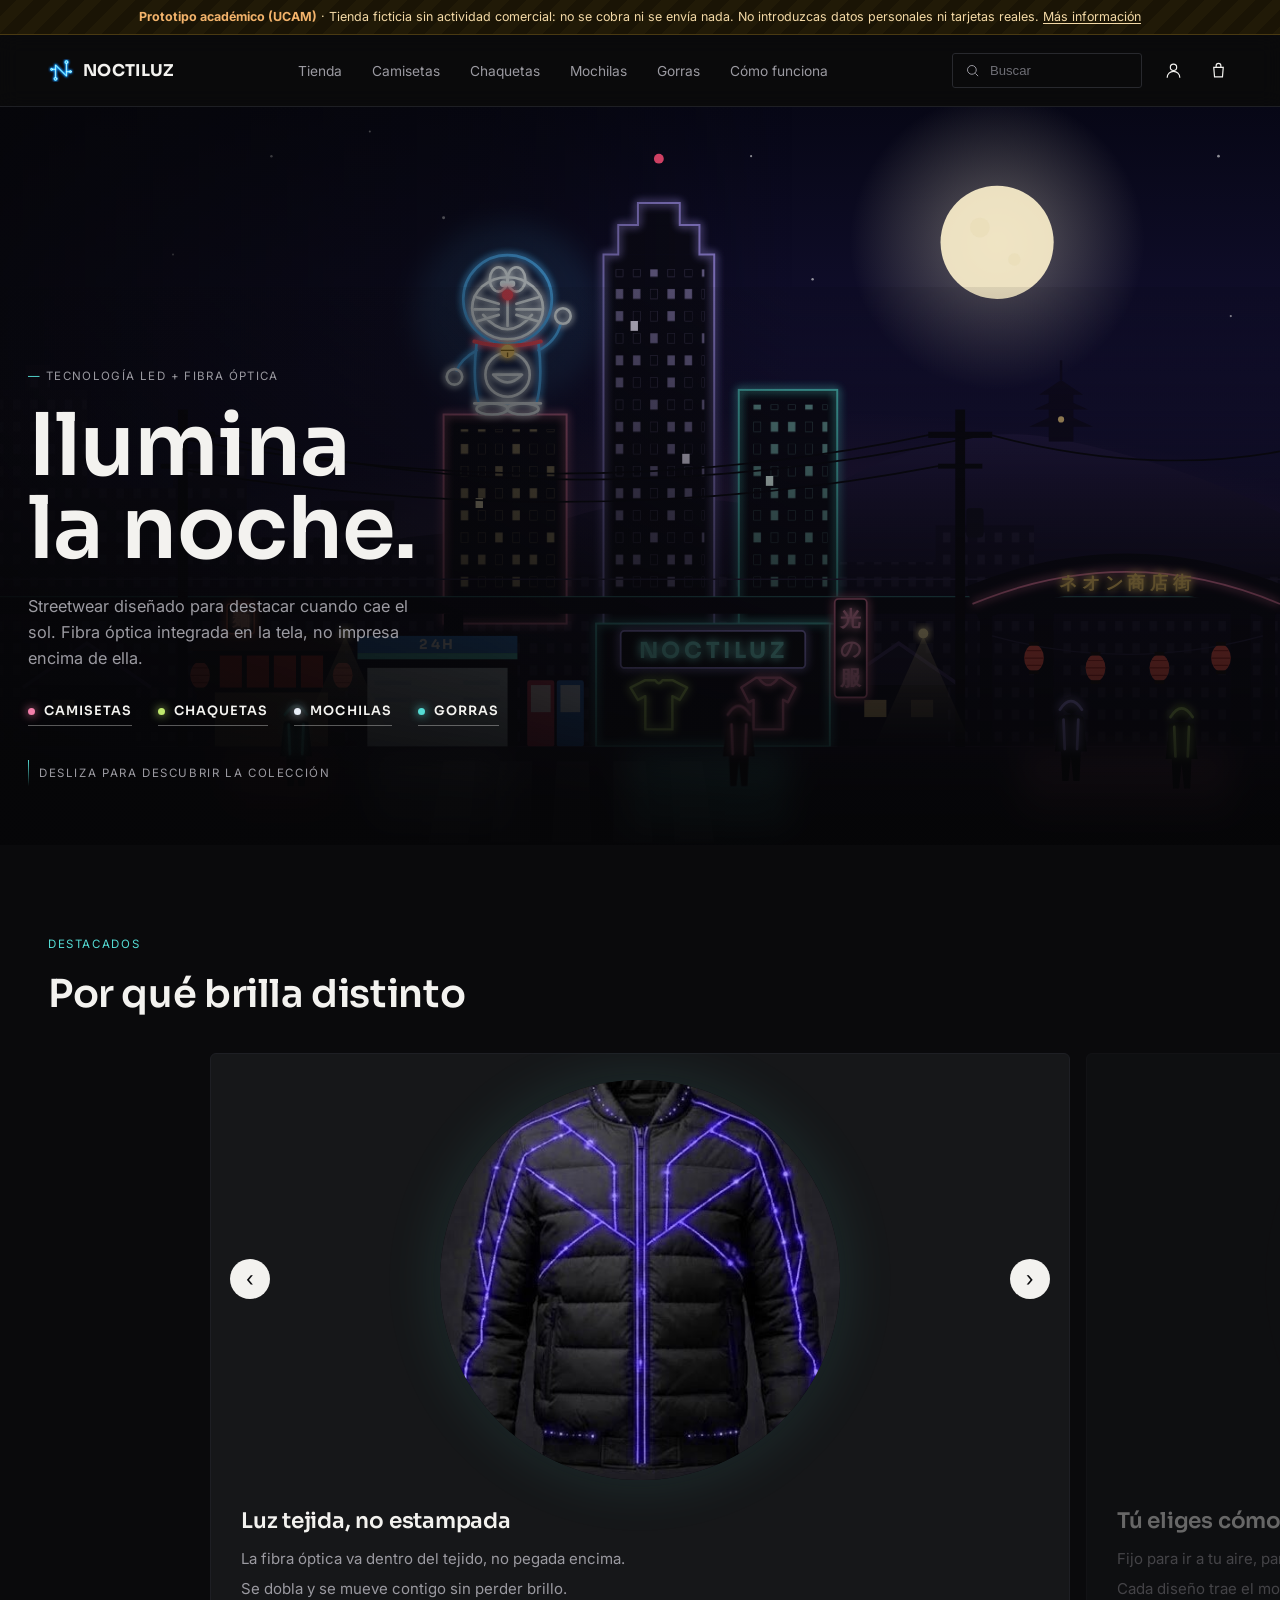
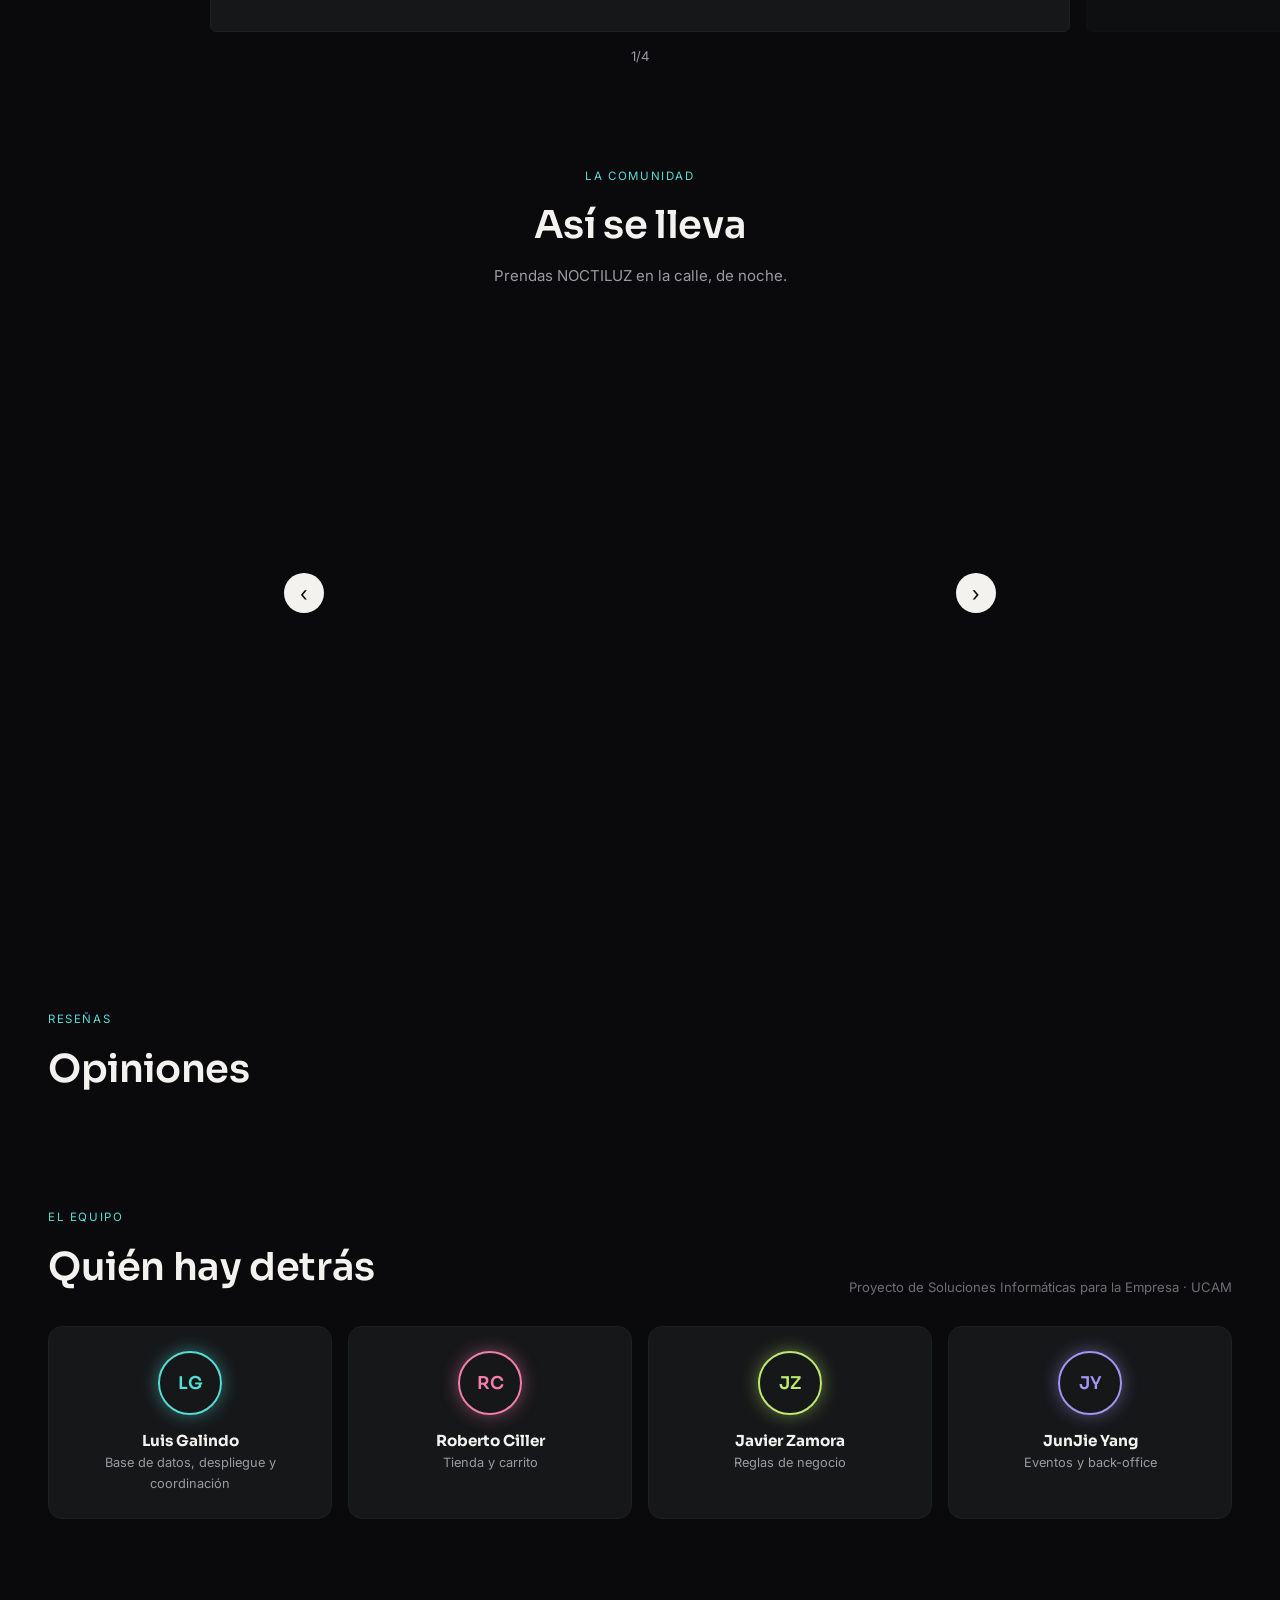
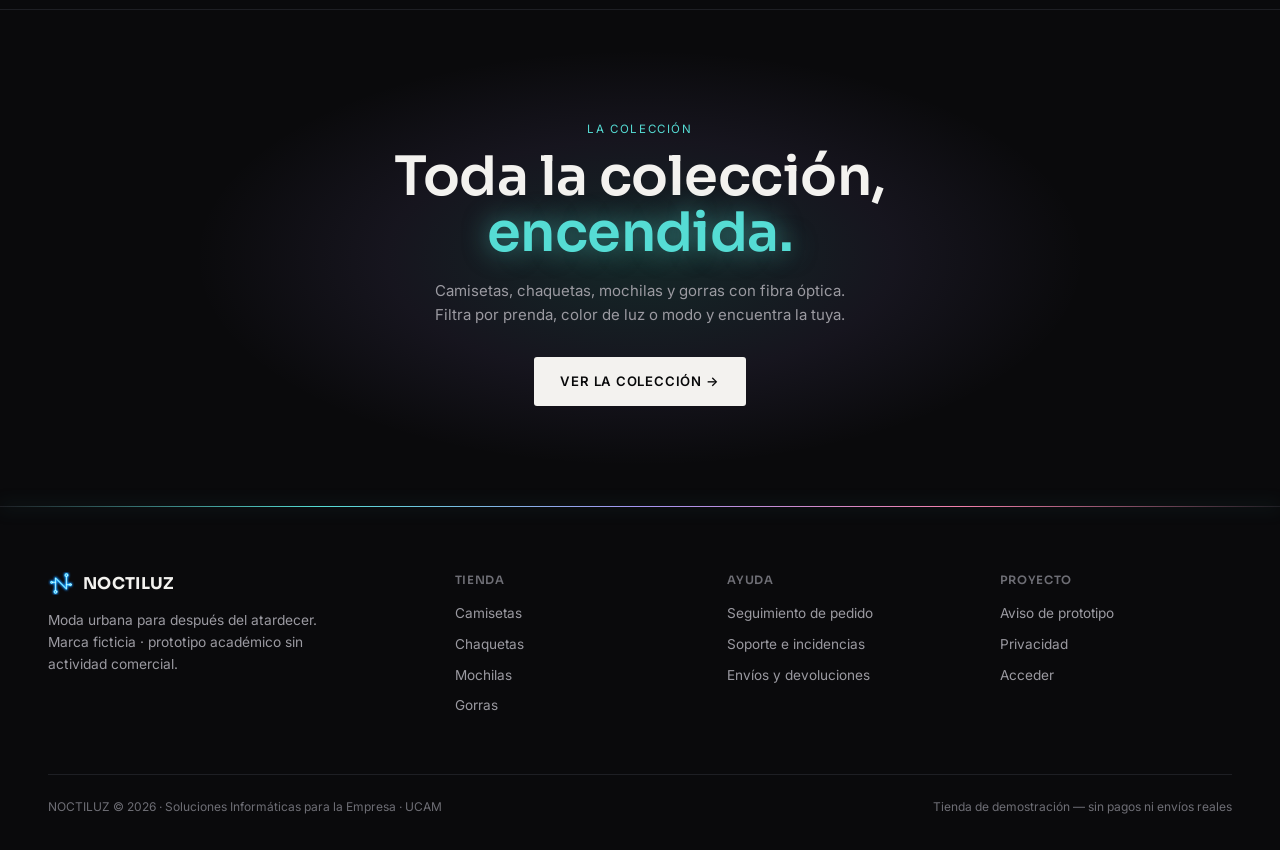
<file: public_html/index.html>
<!DOCTYPE html>
<html lang="es">
<head>
<meta charset="UTF-8">
<meta name="viewport" content="width=device-width, initial-scale=1, viewport-fit=cover">
<title>NOCTILUZ — Moda urbana con fibra óptica integrada (prototipo académico)</title>
<meta name="description" content="Prototipo académico de tienda online de moda luminosa urbana. Sin actividad comercial real.">
<meta name="robots" content="noindex, nofollow">
<link rel="icon" href="assets/img/favicon.svg" type="image/svg+xml">
<link rel="preconnect" href="https://fonts.googleapis.com">
<link rel="preconnect" href="https://fonts.gstatic.com" crossorigin>
<link href="https://fonts.googleapis.com/css2?family=Sora:wght@400;500;600;700&family=Inter:wght@400;500;600&display=swap" rel="stylesheet">
<link rel="stylesheet" href="assets/css/base.css">
<link rel="stylesheet" href="assets/css/tienda.css">
</head>
<body>

<div class="cabecera" id="cabecera">
  <div class="aviso-prototipo" role="note">
    <strong>Prototipo académico (UCAM)</strong> · Tienda ficticia sin actividad comercial: no se cobra ni se envía nada.
    No introduzcas datos personales ni tarjetas reales. <a href="#/legal">Más información</a>
  </div>
  <header>
    <nav aria-label="Principal">
      <div style="display:flex; align-items:center; gap:18px;">
        <button class="hamburger" id="hamburguesa" aria-label="Abrir menú" aria-expanded="false" aria-controls="menuMovil"><span></span><span></span><span></span></button>
        <a class="logo" href="#/"><img class="logo-marca" src="assets/img/logo.svg" alt="">NOCTILUZ</a>
      </div>
      <div class="nav-center">
        <a href="#/catalogo">Tienda</a>
        <a href="#/catalogo/camiseta">Camisetas</a>
        <a href="#/catalogo/chaqueta">Chaquetas</a>
        <a href="#/catalogo/mochila">Mochilas</a>
        <a href="#/catalogo/gorra">Gorras</a>
        <a href="#/como-funciona">Cómo funciona</a>
      </div>
      <div class="nav-right">
        <label class="search-box">
          <svg viewBox="0 0 24 24" aria-hidden="true"><circle cx="11" cy="11" r="7"/><line x1="21" y1="21" x2="16.65" y2="16.65"/></svg>
          <span class="sr-only">Buscar en el catálogo</span>
          <input type="search" placeholder="Buscar" data-buscador maxlength="40">
        </label>
        <a class="icon-btn" href="#/cuenta" aria-label="Mi cuenta: iniciar sesión o registrarse" title="Mi cuenta">
          <svg viewBox="0 0 24 24" aria-hidden="true"><circle cx="12" cy="8" r="4"/><path d="M4 21c0-4.4 3.6-8 8-8s8 3.6 8 8"/></svg>
        </a>
        <button class="icon-btn" id="botonCarrito" aria-label="Abrir carrito" aria-controls="carrito">
          <svg viewBox="0 0 24 24" aria-hidden="true"><path d="M6 8h12l-1 12H7L6 8z"/><path d="M9 8V6a3 3 0 0 1 6 0v2"/></svg>
          <span class="cart-count" id="contadorCarrito" hidden>0</span>
        </button>
      </div>
    </nav>
    <div class="mobile-menu" id="menuMovil">
      <label class="search-box">
        <svg viewBox="0 0 24 24" aria-hidden="true"><circle cx="11" cy="11" r="7"/><line x1="21" y1="21" x2="16.65" y2="16.65"/></svg>
        <span class="sr-only">Buscar en el catálogo</span>
        <input type="search" placeholder="Buscar en el catálogo" data-buscador maxlength="40">
      </label>
      <a href="#/" data-seccion="inicio">Inicio</a>
      <a href="#/catalogo" data-seccion="tienda">Tienda</a>
      <a href="#/como-funciona" data-seccion="como-funciona">Cómo funciona</a>
      <a href="#/cuenta" data-seccion="cuenta">Mi cuenta</a>
      <a href="#/seguimiento" data-seccion="pedidos">Mis pedidos</a>
      <a href="#/soporte" data-seccion="soporte">Soporte</a>
    </div>
  </header>
</div>

<main id="vista-inicio">
  <section class="scene hero-scene">
    <!-- Ciudad neón de fondo: SVG decorativo dibujado a mano, inspirado en la ciudad de Yokai Watch 1 (Springdale) de noche:
         torre de oficinas, monte con pagoda, tren elevado, postes con cables, tienda 24 h, ramen con farolillos y arco de un
         商店街 (calle comercial), con un Doraemon de LED en el centro dibujado a mano en SVG. Se ancla a la derecha (xMaxYMax) para que el texto
         quede sobre la zona más oscura. -->
    <div class="ciudad-neon" aria-hidden="true">
      <svg viewBox="0 0 1440 600" preserveAspectRatio="xMaxYMax slice">
        <defs>
          <linearGradient id="cn-cielo" x1="0" y1="0" x2="0" y2="1">
            <stop offset="0" stop-color="#070716"/>
            <stop offset=".5" stop-color="#16123a"/>
            <stop offset=".8" stop-color="#2e1a52"/>
            <stop offset="1" stop-color="#4a1f5c"/>
          </linearGradient>
          <radialGradient id="cn-halo-rosa" cx=".72" cy=".86" r=".45">
            <stop offset="0" stop-color="#F27FAA" stop-opacity=".30"/>
            <stop offset="1" stop-color="#F27FAA" stop-opacity="0"/>
          </radialGradient>
          <radialGradient id="cn-halo-cian" cx=".5" cy=".9" r=".4">
            <stop offset="0" stop-color="#55DCD4" stop-opacity=".18"/>
            <stop offset="1" stop-color="#55DCD4" stop-opacity="0"/>
          </radialGradient>
          <radialGradient id="cn-luna" cx=".5" cy=".5" r=".5">
            <stop offset="0" stop-color="#fff6d8" stop-opacity=".35"/>
            <stop offset="1" stop-color="#fff6d8" stop-opacity="0"/>
          </radialGradient>
          <linearGradient id="cn-monte" x1="0" y1="0" x2="0" y2="1">
            <stop offset="0" stop-color="#221a44"/>
            <stop offset="1" stop-color="#120e26"/>
          </linearGradient>
          <linearGradient id="cn-lejos" x1="0" y1="0" x2="0" y2="1">
            <stop offset="0" stop-color="#1b1536"/>
            <stop offset="1" stop-color="#0d0a1c"/>
          </linearGradient>
          <linearGradient id="cn-calle" x1="0" y1="0" x2="0" y2="1">
            <stop offset="0" stop-color="#140f24"/>
            <stop offset="1" stop-color="#040406"/>
          </linearGradient>
          <!-- Cono de luz de las farolas -->
          <linearGradient id="cn-cono" x1="0" y1="0" x2="0" y2="1">
            <stop offset="0" stop-color="#ffe9a8" stop-opacity=".35"/>
            <stop offset="1" stop-color="#ffe9a8" stop-opacity="0"/>
          </linearGradient>
          <!-- Ventanas: una cuadrícula de luces y otra que "apaga" algunas para que no parezca uniforme -->
          <pattern id="cn-vent-cian" width="14" height="18" patternUnits="userSpaceOnUse"><rect x="4" y="4" width="6" height="8" fill="#9ff3ea" opacity=".55"/></pattern>
          <pattern id="cn-vent-violeta" width="14" height="18" patternUnits="userSpaceOnUse"><rect x="4" y="4" width="6" height="8" fill="#c9b8ff" opacity=".5"/></pattern>
          <pattern id="cn-vent-amarilla" width="14" height="18" patternUnits="userSpaceOnUse"><rect x="4" y="4" width="6" height="8" fill="#ffe3a0" opacity=".55"/></pattern>
          <pattern id="cn-apagadas" width="42" height="54" patternUnits="userSpaceOnUse">
            <g fill="#0b0a17"><rect x="4" y="4" width="6" height="8"/><rect x="32" y="4" width="6" height="8"/><rect x="18" y="22" width="6" height="8"/><rect x="32" y="22" width="6" height="8"/><rect x="4" y="40" width="6" height="8"/></g>
          </pattern>
          <filter id="cn-neon" x="-50%" y="-50%" width="200%" height="200%">
            <feGaussianBlur stdDeviation="3.5" result="b"/>
            <feMerge><feMergeNode in="b"/><feMergeNode in="b"/><feMergeNode in="SourceGraphic"/></feMerge>
          </filter>
          <filter id="cn-difuso" x="-50%" y="-50%" width="200%" height="200%"><feGaussianBlur stdDeviation="12"/></filter>
          <!-- Casa japonesa de tejado a dos aguas -->
          <g id="cn-casa">
            <path d="M-46 -50L0 -82L46 -50Z" fill="#1a1430"/>
            <path d="M-52 -48L0 -84L52 -48" fill="none" stroke="#3a2c5c" stroke-width="3"/>
            <rect x="-40" y="-50" width="80" height="50" fill="#0e0b1c"/>
            <rect x="-28" y="-38" width="18" height="14" fill="#ffd98a" opacity=".75"/>
            <rect x="10" y="-38" width="18" height="14" fill="#ffd98a" opacity=".25"/>
          </g>
          <!-- Farolillo de papel (chōchin) -->
          <g id="cn-farolillo">
            <ellipse cx="0" cy="0" rx="8" ry="11" fill="#ff5a4e"/>
            <path d="M-8 0H8M-6 -6H6M-6 6H6" stroke="#b52b25" stroke-width="1"/>
            <rect x="-4" y="-13" width="8" height="3" fill="#1a1110"/><rect x="-4" y="10" width="8" height="3" fill="#1a1110"/>
          </g>
          <!-- Poste de la luz con travesaño y transformador -->
          <g id="cn-poste">
            <rect x="-4" y="-280" width="8" height="280" fill="#0a0912"/>
            <rect x="-26" y="-262" width="52" height="5" fill="#0a0912"/>
            <rect x="-18" y="-236" width="36" height="4" fill="#0a0912"/>
            <rect x="5" y="-200" width="14" height="24" rx="3" fill="#121022"/>
          </g>
          <!-- Transeúnte con ropa de costuras luminosas (el color llega por la variable --c) -->
          <g id="cn-persona">
            <circle cx="0" cy="-62" r="7" fill="#050508"/>
            <path d="M-10 -52 Q0 -56 10 -52 L13 -24 L8 -24 L7 0 L2 0 L0 -20 L-2 0 L-7 0 L-8 -24 L-13 -24 Z" fill="#050508"/>
            <path class="costura" d="M-6 -50 L-5 -26 M6 -50 L5 -26 M-9 -58 Q0 -72 9 -58"/>
          </g>
        </defs>

        <!-- Cielo con luna grande -->
        <rect width="1440" height="600" fill="url(#cn-cielo)"/>
        <rect width="1440" height="600" fill="url(#cn-halo-rosa)"/>
        <rect width="1440" height="600" fill="url(#cn-halo-cian)"/>
        <g fill="#fff" class="estrellas">
          <circle cx="620" cy="40" r="1"/><circle cx="760" cy="90" r="1.2"/><circle cx="1010" cy="40" r=".9"/><circle cx="1060" cy="140" r="1"/>
          <circle cx="1390" cy="40" r="1.1"/><circle cx="1400" cy="170" r=".9"/><circle cx="540" cy="120" r=".8"/><circle cx="700" cy="20" r=".8"/>
        </g>
        <circle cx="1210" cy="110" r="120" fill="url(#cn-luna)"/>
        <circle cx="1210" cy="110" r="46" fill="#fff3cf" opacity=".9"/>
        <circle cx="1196" cy="98" r="8" fill="#e8dcb4" opacity=".5"/><circle cx="1224" cy="124" r="5" fill="#e8dcb4" opacity=".5"/>

        <!-- Monte con pagoda al fondo -->
        <path d="M560 420Q700 330 820 350Q930 300 1040 330Q1160 250 1260 270Q1360 290 1440 330V420Z" fill="url(#cn-monte)"/>
        <g fill="#0f0b20">
          <rect x="1252" y="232" width="20" height="40"/>
          <path d="M1240 246H1284L1262 236Z M1236 260H1288L1262 248Z M1244 234H1280L1262 222Z"/>
          <path d="M1262 222V206" stroke="#0f0b20" stroke-width="2"/>
        </g>
        <circle cx="1262" cy="254" r="2.5" fill="#ffd98a" opacity=".8"/>

        <!-- Edificios lejanos -->
        <path d="M0 520V330H60V300H110V340H170V270H200V250H230V270H260V320H330V290H390V230H420V210H440V230H470V310H540V280H600V350H660V320H720V360H800V330H860V380H1000V350H1080V370H1160V340H1240V380H1440V520Z" fill="url(#cn-lejos)"/>
        <path d="M0 520V330H60V300H110V340H170V270H200V250H230V270H260V320H330V290H390V230H420V210H440V230H470V310H540V280H600V350H660V320H720V360H800V330H860V380H1000V350H1080V370H1160V340H1240V380H1440V520Z" fill="url(#cn-vent-violeta)" opacity=".18"/>

        <!-- Torre de oficinas del centro, con baliza roja en la antena -->
        <g class="edificio" style="--c:#A594F2">
          <rect class="cuerpo" x="890" y="120" width="90" height="300"/>
          <rect class="cuerpo" x="902" y="96" width="66" height="24"/>
          <rect class="cuerpo" x="918" y="78" width="34" height="18"/>
          <rect x="898" y="132" width="74" height="280" fill="url(#cn-vent-violeta)"/>
          <rect x="898" y="132" width="74" height="280" fill="url(#cn-apagadas)"/>
          <path class="borde" d="M890 420V120H902V96H918V78H952V96H968V120H980V420"/>
          <path class="borde" d="M935 78V44"/>
          <circle class="baliza" cx="935" cy="42" r="4" fill="#ff4f7a"/>
        </g>
        <g class="edificio" style="--c:#55DCD4">
          <rect class="cuerpo" x="1000" y="230" width="80" height="190"/>
          <rect x="1008" y="242" width="64" height="170" fill="url(#cn-vent-cian)"/>
          <rect x="1008" y="242" width="64" height="170" fill="url(#cn-apagadas)"/>
          <rect class="borde" x="1000" y="230" width="80" height="190"/>
        </g>
        <g class="edificio" style="--c:#F27FAA">
          <rect class="cuerpo" x="760" y="250" width="100" height="170"/>
          <rect x="768" y="262" width="84" height="150" fill="url(#cn-vent-amarilla)"/>
          <rect x="768" y="262" width="84" height="150" fill="url(#cn-apagadas)"/>
          <rect class="borde" x="760" y="250" width="100" height="170"/>
        </g>

        <!-- Ventanas que se encienden y apagan -->
        <g class="ventanas-vivas">
          <rect x="912" y="174" width="6" height="8" fill="#efe9ff" style="animation-delay:-1s"/>
          <rect x="954" y="282" width="6" height="8" fill="#efe9ff" style="animation-delay:-3s"/>
          <rect x="1022" y="300" width="6" height="8" fill="#e8fffc" style="animation-delay:-5s"/>
          <rect x="786" y="318" width="6" height="8" fill="#fff1c8" style="animation-delay:-2s"/>
        </g>

        <!-- Doraemon de LED en la azotea del edificio rosa, dibujado a mano en contornos de neón: cabeza azul, cara
             blanca, nariz roja, bigotes, collar rojo con cascabel, barriga con bolsillo y una mano saludando.
             Los pies están en (0,0). -->
        <g class="doraemon" transform="translate(812 250) scale(.9)">
          <circle cx="0" cy="-90" r="84" fill="#4fb6ff" opacity=".14" filter="url(#cn-difuso)"/>
          <path d="M-24 0V-10M24 0V-10" stroke="#2a2440" stroke-width="5"/>
          <g fill="none" stroke-width="2.4" stroke-linecap="round" stroke-linejoin="round" filter="url(#cn-neon)">
            <!-- Cuerpo y brazos azules (uno abajo y otro saludando) -->
            <path stroke="#4fb6ff" d="M-28 -64Q-32 -30 -26 -10H26Q32 -30 28 -64M-28 -58Q-42 -50 -46 -40M28 -58Q44 -66 48 -82"/>
            <!-- Manos, pies, barriga y bolsillo blancos -->
            <path stroke="#f2fbff" d="M-30 -10H30"/>
            <circle stroke="#f2fbff" cx="-48" cy="-34" r="7"/><circle stroke="#f2fbff" cx="50" cy="-89" r="7"/>
            <ellipse stroke="#f2fbff" cx="-14" cy="-5" rx="14" ry="5"/><ellipse stroke="#f2fbff" cx="14" cy="-5" rx="14" ry="5"/>
            <circle stroke="#f2fbff" cx="0" cy="-36" r="20"/>
            <path stroke="#f2fbff" d="M-13 -36Q0 -22 13 -36Z"/>
            <!-- Cabeza azul y cara blanca -->
            <circle stroke="#4fb6ff" cx="0" cy="-104" r="40"/>
            <ellipse stroke="#f2fbff" cx="0" cy="-96" rx="32" ry="28"/>
            <!-- Ojos, línea de la nariz, sonrisa y bigotes -->
            <ellipse stroke="#f2fbff" cx="-8" cy="-122" rx="8" ry="11"/><ellipse stroke="#f2fbff" cx="8" cy="-122" rx="8" ry="11"/>
            <path stroke="#f2fbff" d="M0 -103V-80M-22 -90Q0 -64 22 -90M-8 -100L-28 -106M-8 -95H-30M-8 -90L-28 -84M8 -100L28 -106M8 -95H30M8 -90L28 -84"/>
            <!-- Collar rojo -->
            <path stroke="#ff4f5e" stroke-width="3.5" d="M-30 -66Q0 -58 30 -66"/>
          </g>
          <!-- Pupilas, nariz y cascabel (rellenos) -->
          <g fill="#f2fbff"><circle cx="-4" cy="-118" r="3"/><circle cx="4" cy="-118" r="3"/></g>
          <circle cx="0" cy="-108" r="5" fill="#ff4f5e" filter="url(#cn-neon)"/>
          <g class="cascabel" filter="url(#cn-neon)">
            <circle cx="0" cy="-57" r="6" fill="#ffd36e"/>
            <path d="M-6 -58H6M0 -56V-52" stroke="#8a6a1e" stroke-width="1.2"/>
          </g>
        </g>

        <!-- Vía elevada del tren con un tren que cruza -->
        <g fill="#0c0a18">
          <rect x="0" y="398" width="1440" height="14"/>
          <rect x="120" y="412" width="16" height="108"/><rect x="280" y="412" width="16" height="108"/><rect x="440" y="412" width="16" height="108"/>
          <rect x="600" y="412" width="16" height="108"/><rect x="760" y="412" width="16" height="108"/>
          <rect x="920" y="412" width="16" height="108"/><rect x="1080" y="412" width="16" height="108"/>
          <rect x="1240" y="412" width="16" height="108"/><rect x="1400" y="412" width="16" height="108"/>
        </g>
        <path d="M0 398H1440" stroke="#55DCD4" stroke-width="1" opacity=".5"/>
        <path d="M0 384H1440" stroke="#2a2346" stroke-width="1.2"/>
        <g class="tren">
          <g transform="translate(1460 0)">
            <rect x="0" y="372" width="118" height="26" rx="6" fill="#1b1a2e"/>
            <rect x="122" y="372" width="118" height="26" rx="4" fill="#1b1a2e"/>
            <rect x="244" y="372" width="118" height="26" rx="4" fill="#1b1a2e"/>
            <path d="M0 392H362" stroke="#55DCD4" stroke-width="2" filter="url(#cn-neon)"/>
            <g fill="#fff3cf" opacity=".85">
              <rect x="14" y="377" width="20" height="9"/><rect x="40" y="377" width="20" height="9"/><rect x="66" y="377" width="20" height="9"/><rect x="92" y="377" width="20" height="9"/>
              <rect x="134" y="377" width="20" height="9"/><rect x="160" y="377" width="20" height="9"/><rect x="186" y="377" width="20" height="9"/><rect x="212" y="377" width="20" height="9"/>
              <rect x="256" y="377" width="20" height="9"/><rect x="282" y="377" width="20" height="9"/><rect x="308" y="377" width="20" height="9"/><rect x="334" y="377" width="20" height="9"/>
            </g>
            <circle cx="4" cy="390" r="2.5" fill="#fff" filter="url(#cn-neon)"/>
          </g>
        </g>

        <!-- Casas bajas de barrio -->
        <use href="#cn-casa" x="470" y="520"/>
        <use href="#cn-casa" x="1130" y="520"/>

        <!-- Puesto de ramen: tejadillo, noren rojo y farolillos -->
        <g>
          <rect x="560" y="440" width="120" height="80" fill="#120d18"/>
          <path d="M552 442H688L676 428H564Z" fill="#2a1a22"/>
          <g fill="#c8342c"><rect x="578" y="446" width="18" height="26"/><rect x="600" y="446" width="18" height="26"/><rect x="622" y="446" width="18" height="26"/><rect x="644" y="446" width="18" height="26"/></g>
          <rect x="574" y="476" width="92" height="44" fill="#ffcf86" opacity=".35"/>
          <use href="#cn-farolillo" x="562" y="462"/>
          <use href="#cn-farolillo" x="678" y="462"/>
          <rect x="584" y="404" width="22" height="24" rx="2" fill="#0a0814" stroke="#ff7a5e" stroke-width="1.2" filter="url(#cn-neon)"/>
          <text class="parpadeo lento" x="595" y="422" text-anchor="middle" font-family="'Noto Sans JP', sans-serif" font-weight="700" font-size="15" fill="#ffb199" filter="url(#cn-neon)">麺</text>
        </g>

        <!-- Tienda 24 horas con el escaparate muy iluminado -->
        <g>
          <rect x="690" y="430" width="130" height="90" fill="#0f0d1c"/>
          <rect x="690" y="430" width="130" height="14" fill="#2f7fd8"/>
          <rect x="690" y="444" width="130" height="5" fill="#55DCD4"/>
          <rect x="698" y="456" width="114" height="64" fill="#e9fbff" opacity=".8"/>
          <g fill="#9fb4c8" opacity=".6"><rect x="704" y="466" width="30" height="4"/><rect x="704" y="480" width="30" height="4"/><rect x="776" y="466" width="30" height="4"/><rect x="776" y="480" width="30" height="4"/></g>
          <text x="755" y="441" text-anchor="middle" font-family="Sora, sans-serif" font-weight="700" font-size="11" letter-spacing="2" fill="#fff">24H</text>
        </g>
        <!-- Máquinas expendedoras -->
        <g>
          <rect x="828" y="466" width="22" height="54" rx="2" fill="#d33a5a"/><rect x="831" y="470" width="16" height="22" fill="#fff3f6" opacity=".9"/>
          <rect x="852" y="466" width="22" height="54" rx="2" fill="#2a6fd0"/><rect x="855" y="470" width="16" height="22" fill="#f0f8ff" opacity=".9"/>
        </g>

        <!-- Tienda NOCTILUZ: cartel de neón, rótulo vertical y escaparate con prendas luminosas -->
        <g class="edificio" style="--c:#55DCD4">
          <rect class="cuerpo" x="884" y="420" width="190" height="100"/>
          <rect class="borde" x="884" y="420" width="190" height="100"/>
        </g>
        <g class="cartel">
          <rect x="904" y="426" width="150" height="30" rx="3" fill="#0a0814" stroke="#A594F2" stroke-width="1.4" filter="url(#cn-neon)"/>
          <text class="parpadeo" x="979" y="448" text-anchor="middle" font-family="Sora, sans-serif" font-weight="700" font-size="18" letter-spacing="3" fill="#7ff2e6" filter="url(#cn-neon)">NOCTILUZ</text>
        </g>
        <g fill="none" stroke-width="2" stroke-linejoin="round" filter="url(#cn-neon)">
          <path stroke="#BFE86E" d="M912 472L924 466H932Q935 471 938 466H946L958 472L952 482L946 479V506H924V479L918 482Z"/>
          <path stroke="#F27FAA" d="M1002 472L1014 464H1034L1046 472L1040 484L1036 482V506H1012V482L1008 484Z M1016 464Q1024 476 1032 464"/>
        </g>
        <g class="rotulo-led">
          <rect x="1078" y="400" width="26" height="80" rx="3" fill="#0a0814" stroke="#F27FAA" stroke-width="1.4" filter="url(#cn-neon)"/>
          <g class="parpadeo lento" font-family="'Noto Sans JP', sans-serif" font-weight="700" font-size="17" fill="#ff9cc2" text-anchor="middle" filter="url(#cn-neon)">
            <text x="1091" y="422">光</text><text x="1091" y="446">の</text><text x="1091" y="470">服</text>
          </g>
        </g>

        <!-- Arco de la calle comercial con guirnalda de farolillos -->
        <g>
          <rect x="1196" y="400" width="10" height="120" fill="#0c0a18"/>
          <rect x="1426" y="400" width="10" height="120" fill="#0c0a18"/>
          <path d="M1190 404Q1316 352 1440 404" fill="none" stroke="#0c0a18" stroke-width="30"/>
          <path d="M1190 404Q1316 352 1440 404" fill="none" stroke="#F27FAA" stroke-width="1.4" filter="url(#cn-neon)"/>
          <text class="parpadeo" x="1316" y="392" text-anchor="middle" font-family="'Noto Sans JP', sans-serif" font-weight="700" font-size="15" letter-spacing="4" fill="#ffd36e" filter="url(#cn-neon)">ネオン商店街</text>
          <path d="M1206 430Q1316 460 1426 430" fill="none" stroke="#2a2346" stroke-width="1"/>
          <use href="#cn-farolillo" x="1240" y="448"/><use href="#cn-farolillo" x="1290" y="456"/>
          <use href="#cn-farolillo" x="1342" y="456"/><use href="#cn-farolillo" x="1392" y="448"/>
        </g>

        <!-- Postes de la luz con cables (muy típicos de la ciudad del juego) -->
        <use href="#cn-poste" x="548" y="526"/>
        <use href="#cn-poste" x="1180" y="526"/>
        <g fill="none" stroke="#0a0912" stroke-width="1.4">
          <path d="M526 266Q860 330 1158 266"/><path d="M570 266Q860 340 1202 266"/>
          <path d="M530 292Q860 350 1162 292"/><path d="M1202 266Q1330 300 1440 280"/>
        </g>

        <!-- Farolas con su cono de luz -->
        <g>
          <path d="M680 430L640 520H720Z" fill="url(#cn-cono)"/>
          <path d="M1150 430L1110 520H1190Z" fill="url(#cn-cono)"/>
          <circle cx="680" cy="428" r="4" fill="#ffe9a8" filter="url(#cn-neon)"/>
          <circle cx="1150" cy="428" r="4" fill="#ffe9a8" filter="url(#cn-neon)"/>
        </g>

        <!-- Calle mojada con paso de cebra y reflejos -->
        <rect y="520" width="1440" height="80" fill="url(#cn-calle)"/>
        <path d="M0 520H1440" stroke="#55DCD4" stroke-width="1.2" opacity=".6" filter="url(#cn-neon)"/>
        <g fill="#ffffff" opacity=".1">
          <path d="M760 532H786L780 598H748Z"/><path d="M806 532H832L830 598H798Z"/><path d="M852 532H878L880 598H848Z"/>
          <path d="M898 532H924L930 598H898Z"/><path d="M944 532H970L980 598H948Z"/>
        </g>
        <g filter="url(#cn-difuso)" opacity=".55">
          <rect x="700" y="526" width="110" height="60" fill="#e9fbff" opacity=".6"/>
          <rect x="910" y="526" width="130" height="60" fill="#55DCD4"/>
          <rect x="580" y="526" width="90" height="50" fill="#ff5a4e" opacity=".7"/>
          <rect x="1230" y="526" width="170" height="50" fill="#F27FAA" opacity=".6"/>
        </g>

        <!-- Transeúntes con prendas luminosas -->
        <use href="#cn-persona" x="640" y="552" style="--c:#60E7D8"/>
        <use href="#cn-persona" x="1000" y="552" style="--c:#F27FAA"/>
        <use href="#cn-persona" x="1270" y="548" style="--c:#A594F2"/>
        <use href="#cn-persona" x="1360" y="554" style="--c:#BFE86E"/>
      </svg>
    </div>
    <div class="hero-content">
      <div class="hero-inner">
        <div class="hero-tag">Tecnología LED + fibra óptica</div>
        <h1 class="hero-title">Ilumina<br>la noche.</h1>
        <p class="hero-sub">Streetwear diseñado para destacar cuando cae el sol. Fibra óptica integrada en la tela, no impresa encima de ella.</p>
        <nav class="hero-cats" aria-label="Categorías">
          <a href="#/catalogo/camiseta" style="--c:var(--rosa)"><i></i>Camisetas</a>
          <a href="#/catalogo/chaqueta" style="--c:var(--lima)"><i></i>Chaquetas</a>
          <a href="#/catalogo/mochila" style="--c:var(--blanco)"><i></i>Mochilas</a>
          <a href="#/catalogo/gorra" style="--c:var(--cian)"><i></i>Gorras</a>
        </nav>
        <a class="hero-scroll" href="#/como-funciona"><span aria-hidden="true"></span>Desliza para descubrir la colección</a>
      </div>
    </div>
  </section>

  <section class="destacados" id="como-funciona">
    <div class="wrap sec-cab">
      <span class="kicker">Destacados</span>
      <h2>Por qué brilla distinto</h2>
    </div>
    <div class="carrusel" data-carrusel="destacados">
      <button type="button" class="carrusel-flecha izq" data-ir="-1" aria-label="Anterior">‹</button>
      <button type="button" class="carrusel-flecha der" data-ir="1" aria-label="Siguiente">›</button>
      <div class="carrusel-pista" tabindex="0" aria-label="Destacados">
        <article class="dcard"><div class="dcard-circ"><img src="assets/img/productos/chaqueta-circuito-violeta.jpg" alt="" loading="lazy"></div>
          <h3>Luz tejida, no estampada</h3><p>La fibra óptica va dentro del tejido, no pegada encima.</p><p>Se dobla y se mueve contigo sin perder brillo.</p></article>
        <article class="dcard"><div class="dcard-circ"><img src="assets/img/productos/gorra-faro-cian.jpg" alt="" loading="lazy"></div>
          <h3>Tú eliges cómo brillas</h3><p>Fijo para ir a tu aire, parpadeo para que te vean en bici o degradado para que la luz respire.</p><p>Cada diseño trae el modo que mejor le sienta.</p></article>
        <article class="dcard"><div class="dcard-circ"><img src="assets/img/productos/mochila-halo-cian.jpg" alt="" loading="lazy"></div>
          <h3>Módulo USB-C extraíble</h3><p>Se carga como el móvil.</p><p>Se quita en un segundo para lavar la prenda a 30 °C del revés.</p></article>
        <article class="dcard"><div class="dcard-circ"><img src="assets/img/productos/camiseta-linea-lima.jpg" alt="" loading="lazy"></div>
          <h3>Hecha para la calle</h3><p>Visible de lejos en bici o patinete.</p><p>Envío gratis desde 120 € (simulado: es un prototipo).</p></article>
      </div>
      <div class="carrusel-nav solo-texto"><span data-posicion>1/4</span></div>
    </div>
  </section>

  <section class="comunidad" id="marca">
    <div class="wrap sec-cab centrada">
      <span class="kicker">La comunidad</span>
      <h2>Así se lleva</h2>
      <p>Prendas NOCTILUZ en la calle, de noche.</p>
    </div>
    <div class="carrusel" data-carrusel="comunidad">
      <button type="button" class="carrusel-flecha izq" data-ir="-1" aria-label="Anterior">‹</button>
      <div class="carrusel-pista" tabindex="0" aria-label="Fotos de la comunidad" id="pistaComunidad"></div>
      <button type="button" class="carrusel-flecha der" data-ir="1" aria-label="Siguiente">›</button>
      <div class="carrusel-nav solo-texto"><span data-posicion></span></div>
    </div>
  </section>

  <section class="wrap resenas">
    <div class="sec-cab fila">
      <div><span class="kicker">Reseñas</span><h2 id="notaMedia">Opiniones</h2></div>
    </div>
    <div class="resenas-grid" id="listaResenas"></div>
    <div class="resena-nueva" id="resenaNueva" hidden></div>
  </section>

  <section class="wrap equipo">
    <div class="sec-cab fila">
      <div><span class="kicker">El equipo</span><h2>Quién hay detrás</h2></div>
      <p>Proyecto de Soluciones Informáticas para la Empresa · UCAM</p>
    </div>
    <div class="equipo-grid">
      <div class="ecard" style="--c:var(--cian)"><span class="iniciales">LG</span><b>Luis Galindo</b><span>Base de datos, despliegue y coordinación</span></div>
      <div class="ecard" style="--c:var(--rosa)"><span class="iniciales">RC</span><b>Roberto Ciller</b><span>Tienda y carrito</span></div>
      <div class="ecard" style="--c:var(--lima)"><span class="iniciales">JZ</span><b>Javier Zamora</b><span>Reglas de negocio</span></div>
      <div class="ecard" style="--c:var(--violeta)"><span class="iniciales">JY</span><b>JunJie Yang</b><span>Eventos y back-office</span></div>
    </div>
  </section>

  <section class="cta-coleccion">
    <span class="kicker" id="resumenColeccion">La colección</span>
    <h2>Toda la colección,<br><span>encendida.</span></h2>
    <p>Camisetas, chaquetas, mochilas y gorras con fibra óptica. Filtra por prenda, color de luz o modo y encuentra la tuya.</p>
    <a class="btn btn-solid" href="#/catalogo">Ver la colección →</a>
  </section>
</main>

<main id="vista-coleccion" hidden>
  <div class="wrap col-cab">
    <div class="migas"><a href="#/">Inicio</a> / <b id="migaColeccion">Tienda</b></div>
    <h1 id="tituloColeccion">Toda la colección</h1>
    <p>Prendas con fibra óptica tejida para después del atardecer. Elige prenda, color de luz y modo.</p>
    <nav class="col-pestanas" id="pestanas" aria-label="Tipo de prenda"></nav>
  </div>

  <div class="col-barra" id="catalogo">
    <div class="wrap col-barra-in">
      <div class="col-barra-izq">
        <button type="button" class="boton-filtros" id="botonFiltros" aria-expanded="false" aria-controls="panelFiltros">
          <svg viewBox="0 0 24 24" aria-hidden="true"><path d="M4 6h16M7 12h10M10 18h4"/></svg>Filtros <b id="numFiltros" hidden></b>
        </button>
        <div class="filtros-activos" id="filtrosActivos"></div>
      </div>
      <label class="ordenar">Ordenar:
        <select id="orden">
          <option value="destacados">Destacados</option>
          <option value="precio-asc">Precio: de menor a mayor</option>
          <option value="precio-desc">Precio: de mayor a menor</option>
          <option value="nombre">Nombre (A-Z)</option>
        </select>
      </label>
      <div class="panel-filtros" id="panelFiltros" hidden>
        <div class="pf-col">
          <h4>Prenda</h4><div id="fPrenda"></div>
          <h4>Disponibilidad</h4>
          <label class="pf-interruptor"><input type="checkbox" id="fStock"><i aria-hidden="true"></i>Solo en stock</label>
        </div>
        <div class="pf-col"><h4>Color de luz</h4><div class="pf-colores" id="fColor"></div></div>
        <div class="pf-col">
          <h4>Modo de luz</h4><div class="pf-modos" id="fModo"></div>
          <h4>Precio máximo</h4>
          <input type="range" id="fPrecio" step="1" aria-label="Precio máximo">
          <div class="pf-precio"><span id="precioMin"></span><span id="precioMax"></span></div>
        </div>
        <div class="pf-pie">
          <button type="button" class="enlace" data-borrar>Borrar filtros</button>
          <button type="button" class="btn btn-solid btn-sm" id="verResultados">Ver productos</button>
        </div>
      </div>
    </div>
  </div>

  <div class="wrap">
    <div class="col-resumen"><span id="contadorProductos" aria-live="polite"></span><span>Precios con IVA · envío gratis desde 120 €</span></div>
    <div id="rejilla"><div class="empty">Cargando catálogo…</div></div>

    <div class="col-ayuda">
      <div><h3>¿Qué modo de luz elijo?</h3><p>Cada prenda trae un modo. Así se ven en la calle:</p>
        <div class="modos-ayuda"><span><b>Fijo</b>Luz continua, máxima autonomía</span><span><b>Parpadeo</b>Muy visible en bici o patinete</span><span><b>Degradado</b>La luz sube y baja suave</span></div></div>
      <div><h3>¿Dudas con tu pedido?</h3><p>Consulta el estado con tu código o abre una incidencia en soporte.</p>
        <a class="btn btn-outline btn-sm" href="#/seguimiento">Seguimiento de pedido</a> <a class="btn btn-outline btn-sm" href="#/soporte">Soporte</a></div>
    </div>
  </div>
</main>

<main id="vista-pagina" class="wrap" hidden></main>

<footer>
  <div class="wrap">
    <div class="footer-top">
      <div class="footer-brand">
        <div class="logo"><img class="logo-marca" src="assets/img/logo.svg" alt="">NOCTILUZ</div>
        <p>Moda urbana para después del atardecer. Marca ficticia · prototipo académico sin actividad comercial.</p>
      </div>
      <div class="footer-cols">
        <div class="footer-col">
          <h4>Tienda</h4>
          <a href="#/catalogo/camiseta">Camisetas</a>
          <a href="#/catalogo/chaqueta">Chaquetas</a>
          <a href="#/catalogo/mochila">Mochilas</a>
          <a href="#/catalogo/gorra">Gorras</a>
        </div>
        <div class="footer-col">
          <h4>Ayuda</h4>
          <a href="#/seguimiento">Seguimiento de pedido</a>
          <a href="#/soporte">Soporte e incidencias</a>
          <a href="#/legal/envios">Envíos y devoluciones</a>
        </div>
        <div class="footer-col">
          <h4>Proyecto</h4>
          <a href="#/legal">Aviso de prototipo</a>
          <a href="#/legal/privacidad">Privacidad</a>
          <a href="admin.html">Acceder</a>
        </div>
      </div>
    </div>
    <div class="footer-bottom">
      <span>NOCTILUZ © 2026 · Soluciones Informáticas para la Empresa · UCAM</span>
      <span>Tienda de demostración — sin pagos ni envíos reales</span>
    </div>
  </div>
</footer>

<div class="scrim" id="velo"></div>
<aside class="drawer" id="carrito" aria-label="Carrito" aria-hidden="true">
  <div class="drawer-head">
    <h2>Tu carrito</h2>
    <button class="drawer-close" id="cerrarCarrito" aria-label="Cerrar carrito"><svg viewBox="0 0 24 24"><line x1="5" y1="5" x2="19" y2="19"/><line x1="19" y1="5" x2="5" y2="19"/></svg></button>
  </div>
  <div class="drawer-lines" id="lineasCarrito"></div>
  <div class="drawer-foot" id="pieCarrito"></div>
</aside>

<div class="toast" id="toast" role="status" aria-live="polite"></div>

<script type="module" src="assets/js/tienda.js"></script>
</body>
</html>
</file>
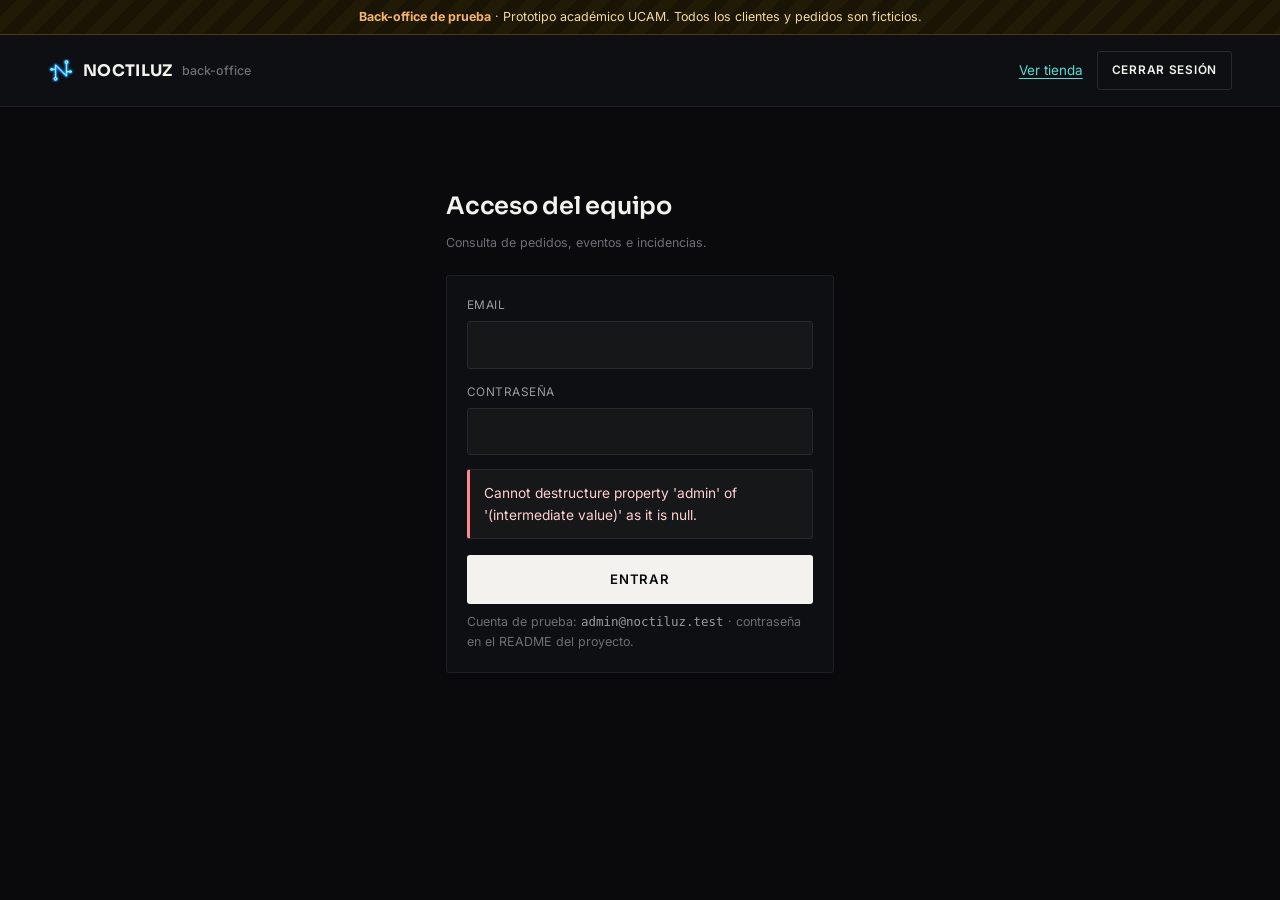
<file: public_html/admin.html>
<!DOCTYPE html>
<html lang="es">
<head>
<meta charset="UTF-8">
<meta name="viewport" content="width=device-width, initial-scale=1">
<title>Back-office — NOCTILUZ (prototipo académico)</title>
<meta name="robots" content="noindex, nofollow">
<link rel="icon" href="assets/img/favicon.svg" type="image/svg+xml">
<link rel="preconnect" href="https://fonts.googleapis.com">
<link rel="preconnect" href="https://fonts.gstatic.com" crossorigin>
<link href="https://fonts.googleapis.com/css2?family=Sora:wght@400;500;600;700&family=Inter:wght@400;500;600&display=swap" rel="stylesheet">
<link rel="stylesheet" href="assets/css/base.css">
<link rel="stylesheet" href="assets/css/admin.css">
</head>
<body>
<div class="aviso-prototipo" role="note">
  <strong>Back-office de prueba</strong> · Prototipo académico UCAM. Todos los clientes y pedidos son ficticios.
</div>

<header class="adm-cab">
  <div class="wrap">
    <a class="logo" href="index.html"><img class="logo-marca" src="assets/img/logo.svg" alt="">NOCTILUZ <small>back-office</small></a>
    <div class="adm-usuario" id="usuario" hidden>
      <span id="nombreAdmin"></span>
      <a class="enlace" href="index.html">Ver tienda</a>
      <button class="btn btn-outline btn-sm" id="salir">Cerrar sesión</button>
    </div>
  </div>
</header>

<section class="login" id="vistaLogin" hidden>
  <h1>Acceso del equipo</h1>
  <p class="pista" style="margin-bottom:22px">Consulta de pedidos, eventos e incidencias.</p>
  <form class="panel" id="formLogin" novalidate>
    <div class="campo">
      <label for="f-email">Email</label>
      <input id="f-email" name="email" type="email" required autocomplete="username" maxlength="120">
      <small class="campo-error" data-error-de="email" role="alert"></small>
    </div>
    <div class="campo" style="margin-top:14px">
      <label for="f-clave">Contraseña</label>
      <input id="f-clave" name="clave" type="password" required autocomplete="current-password" maxlength="100">
      <small class="campo-error" data-error-de="clave" role="alert"></small>
    </div>
    <div id="errorLogin" role="alert" style="margin-top:14px"></div>
    <button class="btn btn-solid btn-full" style="margin-top:16px">Entrar</button>
    <p class="pista">Cuenta de prueba: <code>admin@noctiluz.test</code> · contraseña en el README del proyecto.</p>
  </form>
</section>

<main class="wrap" id="vistaPanel" hidden style="padding-bottom:80px">
  <div class="pestanas" role="tablist">
    <button class="pestana" role="tab" data-pestana="resumen" aria-selected="true">Resumen</button>
    <button class="pestana" role="tab" data-pestana="pedidos" aria-selected="false">Pedidos</button>
    <button class="pestana" role="tab" data-pestana="eventos" aria-selected="false">Eventos</button>
    <button class="pestana" role="tab" data-pestana="incidencias" aria-selected="false">Incidencias <span class="contador" id="contadorIncidencias" hidden></span></button>
  </div>
  <div id="contenido" role="tabpanel"></div>
</main>

<div class="toast" id="toast" role="status" aria-live="polite"></div>
<script type="module" src="assets/js/admin.js"></script>
</body>
</html>
</file>
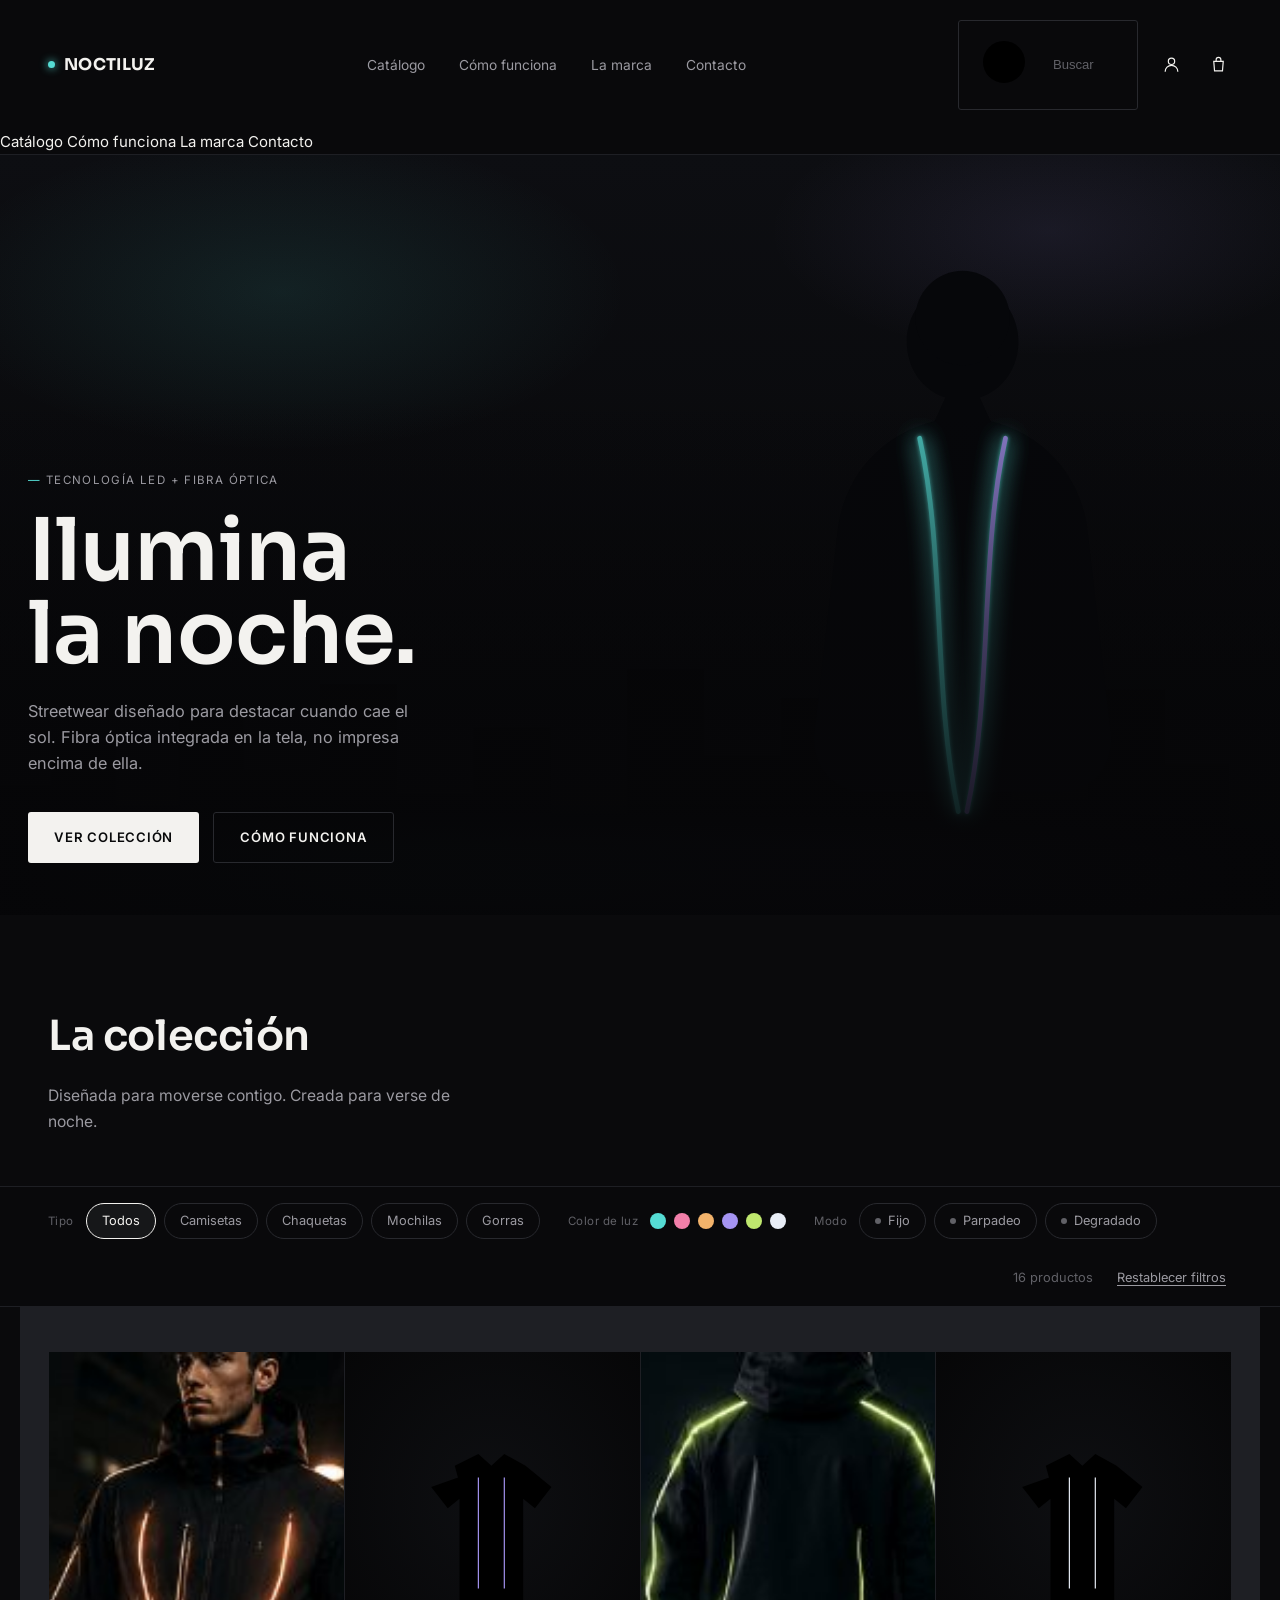
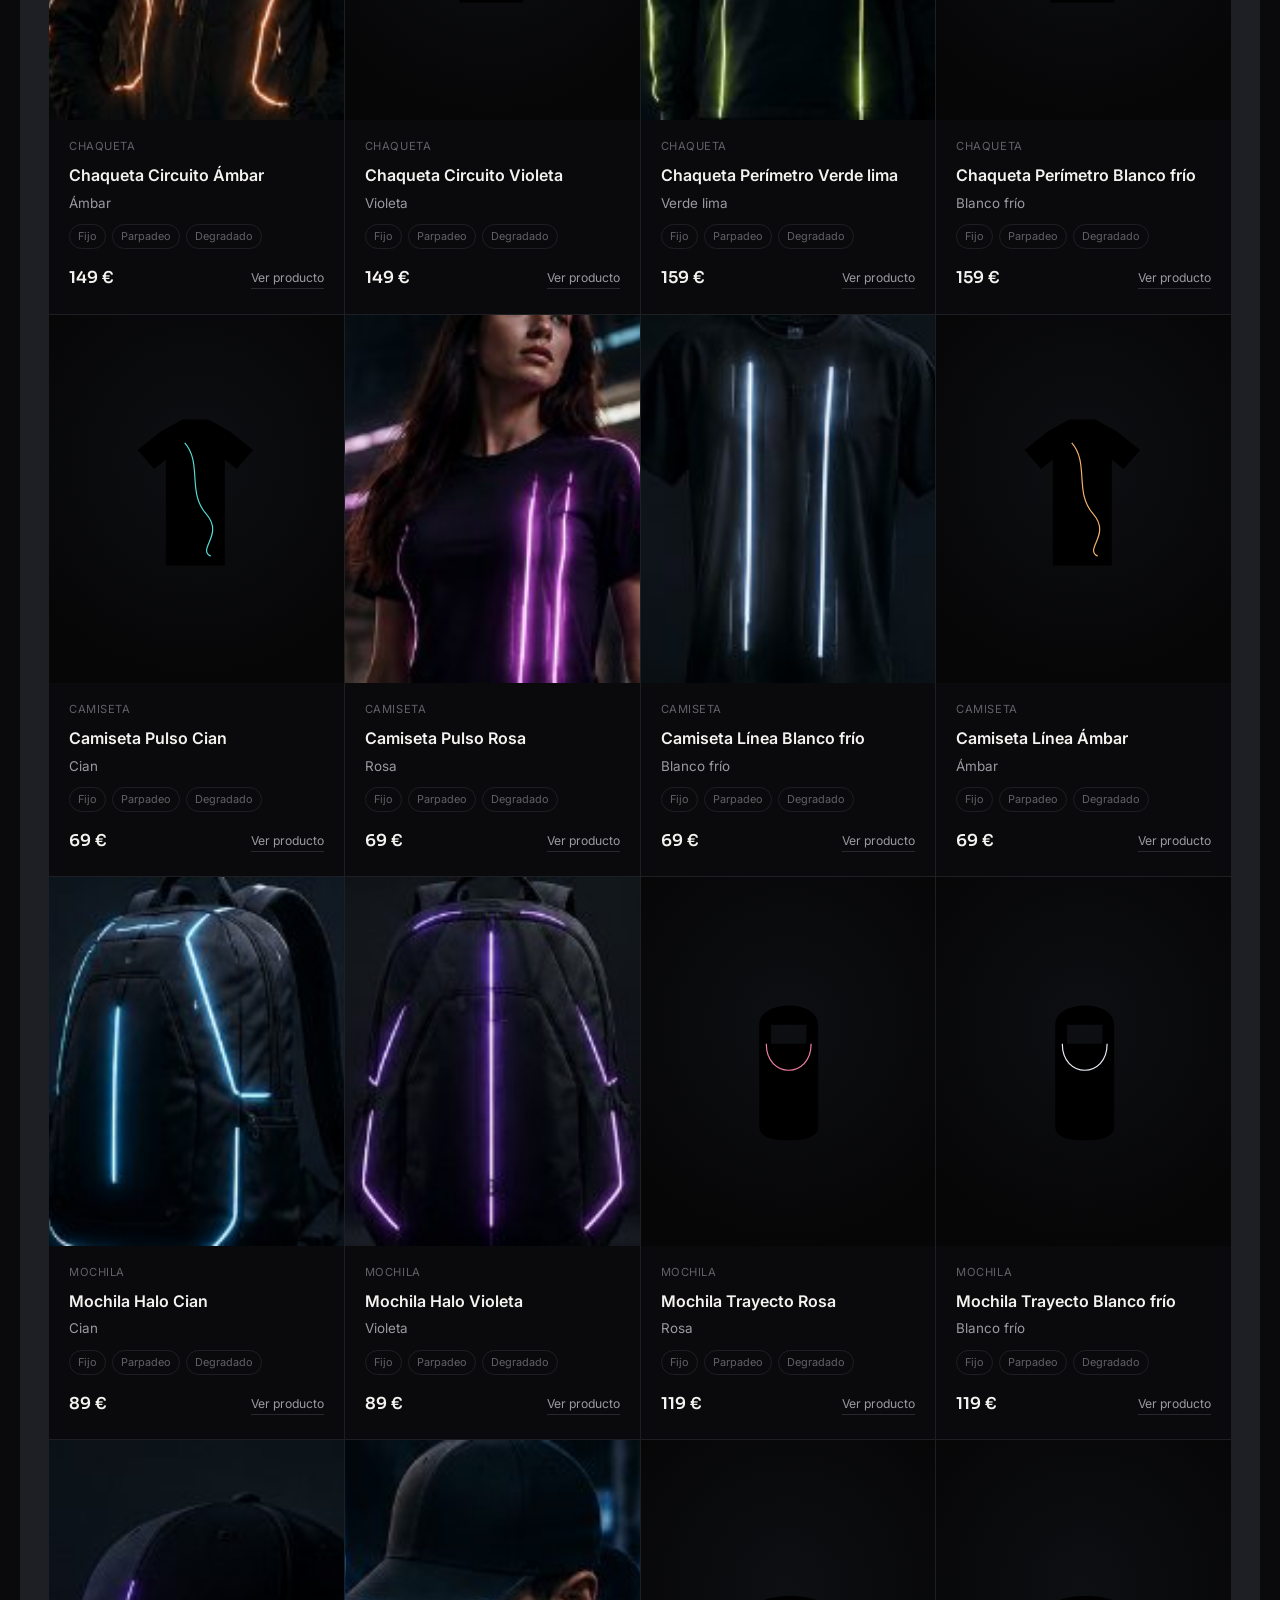
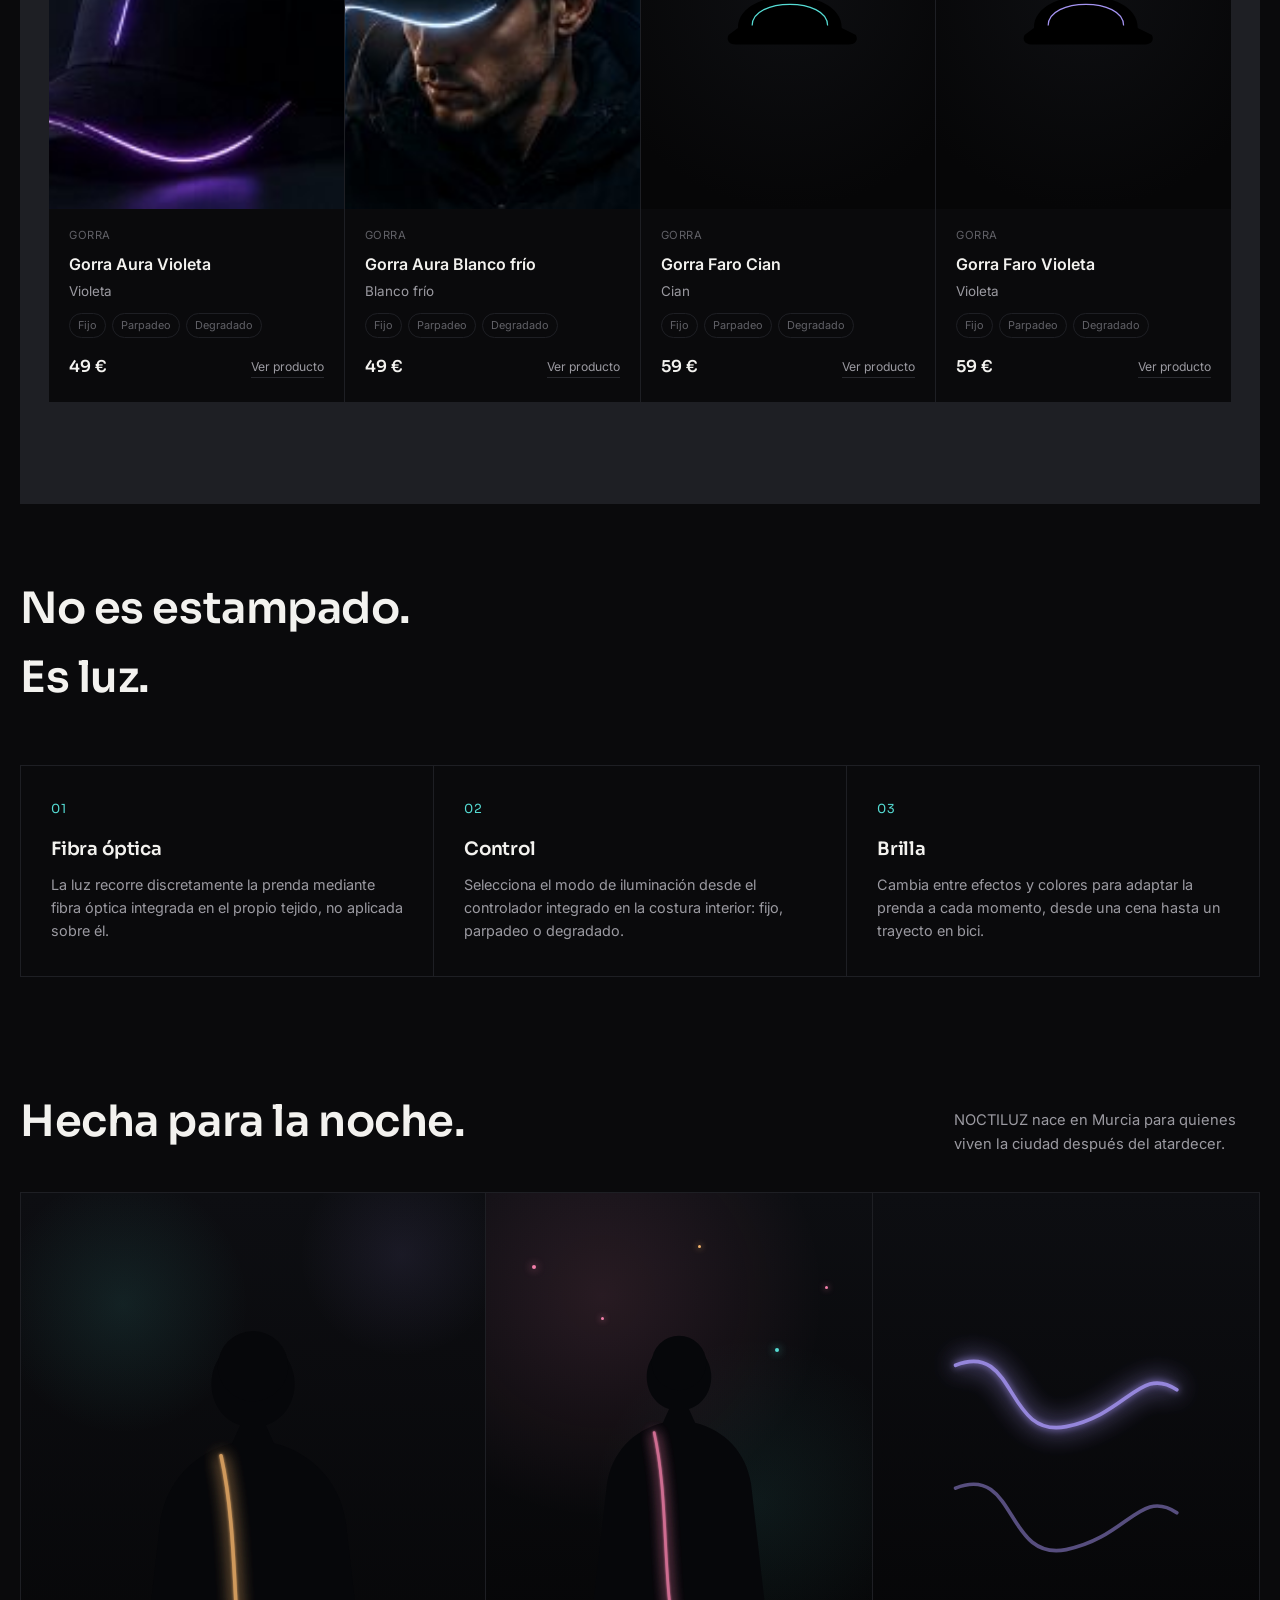
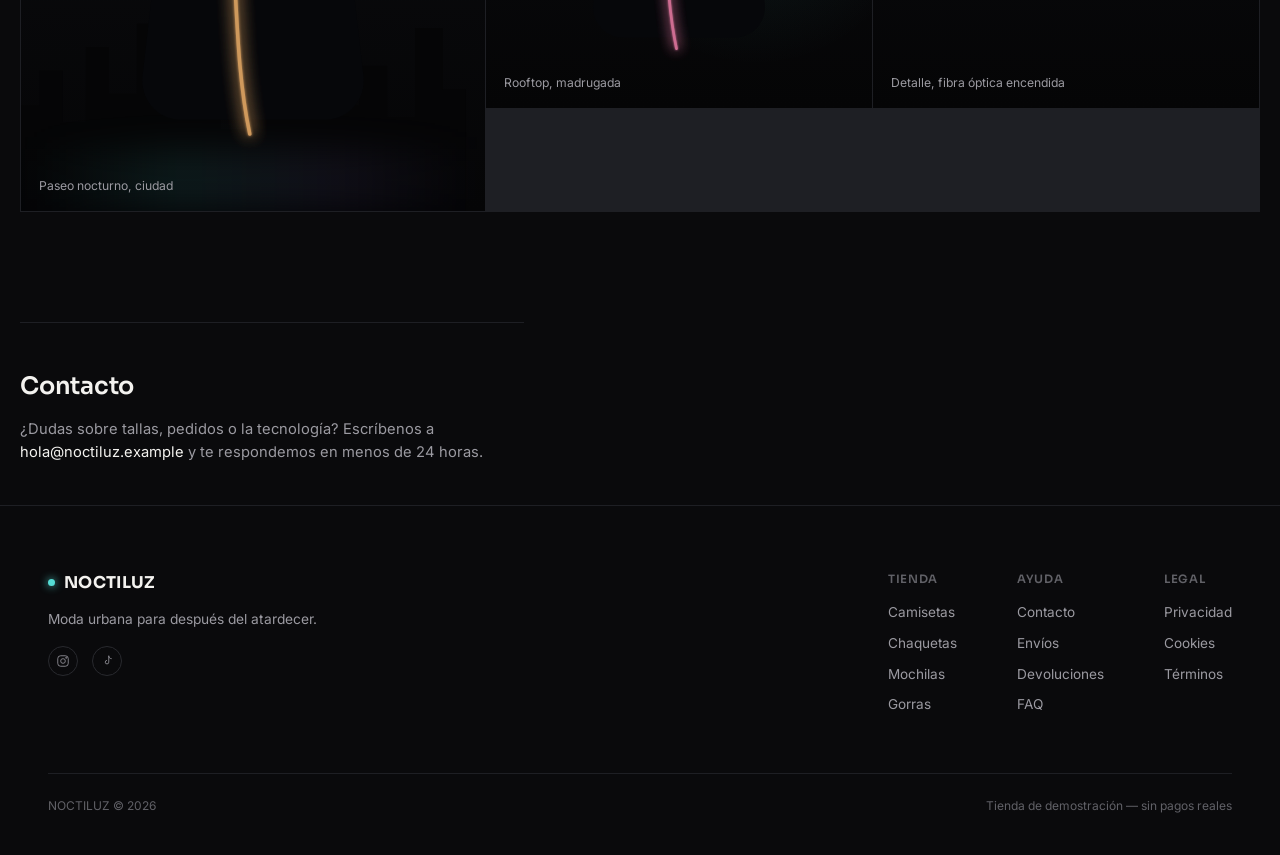
<file: docs/version_inicial/NOCTILUZ — Tienda.html>
<!DOCTYPE html>
<html lang="es">
<head>
<meta charset="UTF-8">
<meta name="viewport" content="width=device-width, initial-scale=1, viewport-fit=cover">
<title>NOCTILUZ — Moda urbana con fibra óptica integrada</title>
<link rel="preconnect" href="https://fonts.googleapis.com">
<link rel="preconnect" href="https://fonts.gstatic.com" crossorigin>
<link href="https://fonts.googleapis.com/css2?family=Sora:wght@400;500;600;700&family=Inter:wght@400;500;600&display=swap" rel="stylesheet">
<style>
  :root{
    --bg:#0A0A0C; --bg-alt:#0E0F12; --surface:#161719; --surface-2:#1C1D21;
    --border:#28292E; --border-soft:#1E1F24;
    --ink:#F3F2EF; --ink-dim:#9B9AA1; --ink-faint:#616167;
    --cian:#55DCD4; --rosa:#F27FAA; --ambar:#F3B36B; --violeta:#A594F2; --lima:#BFE86E; --blanco:#E9EEF7;
    --radius:3px;
  }
  @media (prefers-color-scheme: dark){
    :root:not([data-theme="light"]){ --bg:#0A0A0C; --surface:#161719; --ink:#F3F2EF; }
  }
  :root[data-theme="dark"]{ --bg:#0A0A0C; --surface:#161719; --ink:#F3F2EF; }

  *{box-sizing:border-box;}
  html{scroll-padding-top:80px;}
  body{
    margin:0; background:var(--bg); color:var(--ink);
    font-family:'Inter',system-ui,sans-serif; font-size:15px; line-height:1.6;
    padding-top:env(safe-area-inset-top,0px); padding-bottom:env(safe-area-inset-bottom,0px);
    -webkit-font-smoothing:antialiased;
  }
  h1,h2,h3,h4{font-family:'Sora',system-ui,sans-serif; margin:0; font-weight:600; letter-spacing:-0.01em;}
  p{margin:0;}
  a{color:inherit; text-decoration:none;}
  button{font:inherit; color:inherit; background:none; border:none; cursor:pointer;}
  img,svg{display:block; max-width:100%;}
  ::selection{background:var(--cian); color:#04100f;}
  :focus-visible{outline:2px solid var(--cian); outline-offset:2px;}

  .wrap{max-width:1240px; margin:0 auto; padding:0 28px;}
  @media (max-width:640px){ .wrap{padding:0 18px;} }

  .btn{
    display:inline-flex; align-items:center; justify-content:center; gap:8px;
    padding:14px 26px; border-radius:var(--radius); font-weight:600; font-size:.82rem;
    letter-spacing:0.06em; text-transform:uppercase; transition:background .18s, color .18s, border-color .18s;
  }
  .btn-solid{background:var(--ink); color:#08090A;}
  .btn-solid:hover{background:var(--cian);}
  .btn-outline{border:1px solid var(--border); color:var(--ink);}
  .btn-outline:hover{border-color:var(--ink);}
  .btn-full{width:100%;}
  .btn:disabled{opacity:.4; cursor:not-allowed;}

  /* ============ HEADER ============ */
  header{
    position:sticky; top:0; z-index:60; background:rgba(10,10,12,0.88);
    backdrop-filter:blur(10px); -webkit-backdrop-filter:blur(10px);
    border-bottom:1px solid var(--border-soft); padding-top:env(safe-area-inset-top,0px);
  }
  nav{display:flex; align-items:center; justify-content:space-between; padding:20px 28px; max-width:1240px; margin:0 auto;}
  .logo{display:flex; align-items:center; gap:9px; font-family:'Sora'; font-weight:700; font-size:1.02rem; letter-spacing:0.02em;}
  .logo-dot{width:7px; height:7px; border-radius:50%; background:var(--cian); box-shadow:0 0 8px var(--cian);}
  .nav-center{display:flex; gap:34px; font-size:.86rem; color:var(--ink-dim);}
  .nav-center a:hover{color:var(--ink);}
  .nav-right{display:flex; align-items:center; gap:20px;}
  .icon-btn{position:relative; display:flex; padding:4px;}
  .icon-btn svg{width:19px; height:19px; stroke:var(--ink); fill:none; stroke-width:1.5;}
  .icon-btn:hover svg{stroke:var(--cian);}
  .cart-count{
    position:absolute; top:-4px; right:-6px; background:var(--cian); color:#04100f;
    font-size:.62rem; font-weight:700; width:15px; height:15px; border-radius:50%;
    display:flex; align-items:center; justify-content:center;
  }
  .cart-count[hidden]{display:none;}
  .hamburger{display:none;}
  .search-box{
    display:flex; align-items:center; gap:8px; border:1px solid var(--border); border-radius:var(--radius);
    padding:8px 12px; max-width:180px;
  }
  .search-box input{background:none; border:none; color:var(--ink); font-size:.82rem; width:100%; outline:none;}
  .search-box input::placeholder{color:var(--ink-faint);}
  @media (max-width:900px){
    .nav-center{display:none;}
    .search-box{display:none;}
  }
  @media (max-width:640px){
    .hamburger{display:flex; width:22px; height:16px; flex-direction:column; justify-content:space-between;}
    .hamburger span{display:block; height:1.5px; background:var(--ink); width:100%;}
    .mobile-menu{
      display:none; flex-direction:column; gap:2px; padding:8px 18px 20px; border-bottom:1px solid var(--border-soft);
    }
    .mobile-menu.open{display:flex;}
    .mobile-menu a{padding:12px 0; font-size:.92rem; color:var(--ink-dim); border-bottom:1px solid var(--border-soft);}
  }

  /* ============ HERO (scene) ============ */
  .scene{
    position:relative; overflow:hidden; background:linear-gradient(180deg,#0D0E12 0%, #050506 100%);
  }
  .scene .sky-glow{position:absolute; inset:0;
    background:
      radial-gradient(ellipse 45% 35% at 22% 18%, rgba(85,220,212,.10), transparent 60%),
      radial-gradient(ellipse 40% 30% at 82% 10%, rgba(165,148,242,.09), transparent 55%);
  }
  .scene .skyline{
    position:absolute; left:0; right:0; bottom:0; height:38%;
    background:#050506;
    clip-path:polygon(0% 100%,0% 55%,4% 55%,4% 40%,9% 40%,9% 62%,14% 62%,14% 30%,19% 30%,19% 50%,25% 50%,25% 20%,31% 20%,31% 58%,37% 58%,37% 35%,43% 35%,43% 65%,49% 65%,49% 15%,55% 15%,55% 45%,61% 45%,61% 25%,67% 25%,67% 55%,73% 55%,73% 38%,79% 38%,79% 60%,85% 60%,85% 22%,91% 22%,91% 48%,96% 48%,96% 100%);
    opacity:.9;
  }
  .scene .ground{position:absolute; bottom:0; left:0; right:0; height:10%;
    background:linear-gradient(90deg, transparent, rgba(85,220,212,.10), rgba(165,148,242,.08), transparent);
    filter:blur(18px);
  }
  .figure-svg{position:relative; z-index:2;}
  .figure-svg .fig-body{fill:#06070A;}
  .figure-svg .fig-seam{fill:none; stroke-width:2.2; stroke-linecap:round; opacity:.85; filter:drop-shadow(0 0 5px var(--sc)) drop-shadow(0 0 1px var(--sc));}

  .hero{padding:0;}
  .hero-scene{height:min(88vh, 760px); min-height:520px; display:flex; align-items:flex-end;}
  .hero-scene .figure-svg{position:absolute; right:8%; bottom:0; height:96%; width:auto;}
  .hero-content{position:relative; z-index:3; width:100%;
    background:linear-gradient(0deg, rgba(6,6,8,0.92) 10%, rgba(6,6,8,0.55) 55%, transparent 100%);
    padding:80px 28px 52px;
  }
  .hero-inner{max-width:1240px; margin:0 auto;}
  .hero-tag{font-size:.72rem; letter-spacing:0.12em; color:var(--ink-dim); text-transform:uppercase; margin-bottom:20px;}
  .hero-tag::before{content:"—  "; color:var(--cian);}
  h1.hero-title{font-size:clamp(2.6rem, 7vw, 5.4rem); line-height:0.96; max-width:11ch;}
  .hero-sub{margin-top:22px; max-width:38ch; color:var(--ink-dim); font-size:1.02rem;}
  .hero-actions{display:flex; gap:14px; margin-top:36px; flex-wrap:wrap;}

  /* ============ FILTER BAR ============ */
  .catalog-head{padding:88px 0 8px; text-align:left;}
  .catalog-head h2{font-size:clamp(1.9rem,3.4vw,2.6rem);}
  .catalog-head p{color:var(--ink-dim); margin-top:14px; max-width:44ch; font-size:.98rem;}

  .filterbar{
    position:sticky; top:65px; z-index:30; background:rgba(10,10,12,0.94);
    backdrop-filter:blur(8px); border-top:1px solid var(--border-soft); border-bottom:1px solid var(--border-soft);
    margin-top:44px;
  }
  .filterbar-inner{max-width:1240px; margin:0 auto; padding:16px 28px; display:flex; align-items:center; gap:28px; flex-wrap:wrap;}
  .fgroup{display:flex; align-items:center; gap:10px; flex-wrap:wrap;}
  .fgroup-label{font-size:.72rem; color:var(--ink-faint); letter-spacing:0.04em; margin-right:2px;}
  .chip{
    padding:7px 15px; border-radius:99px; border:1px solid var(--border); font-size:.8rem; color:var(--ink-dim);
    transition:border-color .15s, color .15s;
  }
  .chip:hover{color:var(--ink);}
  .chip.active{border-color:var(--ink); color:var(--ink); background:var(--surface);}
  .dot{width:16px; height:16px; border-radius:50%; border:2px solid transparent; cursor:pointer; position:relative;}
  .dot.active{border-color:var(--ink);}
  .modo-chip{display:flex; align-items:center; gap:7px;}
  .modo-chip .mdot{width:6px; height:6px; border-radius:50%; background:var(--ink-faint);}
  .modo-chip.active .mdot{background:var(--cian);}
  .filterbar-meta{margin-left:auto; display:flex; align-items:center; gap:18px;}
  .count-text{font-size:.8rem; color:var(--ink-faint);}
  .reset-link{font-size:.8rem; color:var(--ink-dim); text-decoration:underline; text-underline-offset:3px;}
  .reset-link:hover{color:var(--ink);}

  /* ============ PRODUCT GRID ============ */
  .grid{max-width:1240px; margin:0 auto; padding:44px 28px 100px;
    display:grid; grid-template-columns:repeat(4,1fr); gap:1px; background:var(--border-soft); border:1px solid var(--border-soft);}
  @media (max-width:980px){ .grid{grid-template-columns:repeat(2,1fr);} }
  @media (max-width:560px){ .grid{grid-template-columns:1fr; padding:32px 18px 72px;} }

  .pcard{background:var(--bg); padding:0; display:flex; flex-direction:column;}
  .pcard-media{
    aspect-ratio:4/5; position:relative; background:radial-gradient(ellipse 70% 60% at 50% 40%, var(--bg-alt), #060607);
    display:flex; align-items:center; justify-content:center; overflow:hidden;
  }
  .pcard-media svg{width:56%; height:80%;}
  .pcard-media img{width:100%; height:100%; object-fit:cover; filter:saturate(1.04); transition:transform .4s ease;}
  .pcard:hover .pcard-media img{transform:scale(1.025);}
  .pcard-media::after{content:""; position:absolute; inset:0; opacity:0; transition:opacity .25s;
    background:radial-gradient(ellipse 60% 50% at 50% 55%, var(--gc, transparent), transparent 70%);}
  .pcard:hover .pcard-media::after{opacity:.22;}
  .pcard:hover .pcard-media svg{transform:translateY(-2px); transition:transform .3s;}
  .pcard-body{padding:18px 20px 22px; display:flex; flex-direction:column; flex:1;}
  .pcard-type{font-size:.7rem; color:var(--ink-faint); letter-spacing:0.05em; text-transform:uppercase;}
  .pcard-name{margin-top:7px; font-size:1rem; font-weight:600;}
  .pcard-color{margin-top:4px; font-size:.84rem; color:var(--ink-dim);}
  .pcard-modes{margin-top:10px; display:flex; gap:6px;}
  .pcard-modes span{font-size:.68rem; color:var(--ink-faint); border:1px solid var(--border-soft); padding:3px 8px; border-radius:99px;}
  .pcard-foot{margin-top:auto; padding-top:16px; display:flex; align-items:center; justify-content:space-between;}
  .pcard-price{font-family:'Sora'; font-weight:600; font-size:1.02rem;}
  .pcard-cta{font-size:.76rem; color:var(--ink-dim); border-bottom:1px solid var(--border); padding-bottom:1px;}
  .pcard:hover .pcard-cta{color:var(--cian); border-color:var(--cian);}

  .empty{grid-column:1/-1; padding:90px 24px; text-align:center; color:var(--ink-dim);}
  .empty h3{color:var(--ink); margin-bottom:10px;}
  .empty button{margin-top:16px; color:var(--cian); text-decoration:underline; text-underline-offset:3px;}

  /* ============ HOW IT WORKS ============ */
  .how{padding:70px 0 90px; border-top:1px solid var(--border-soft);}
  .how h2{font-size:clamp(1.9rem,3.6vw,2.7rem); max-width:14ch;}
  .steps{margin-top:52px; display:grid; grid-template-columns:repeat(3,1fr); gap:1px; background:var(--border-soft); border:1px solid var(--border-soft);}
  @media (max-width:800px){ .steps{grid-template-columns:1fr;} }
  .step{background:var(--bg); padding:34px 30px;}
  .step-n{font-family:'Sora'; font-size:.78rem; color:var(--cian); letter-spacing:0.05em;}
  .step h3{margin-top:14px; font-size:1.15rem;}
  .step p{margin-top:10px; color:var(--ink-dim); font-size:.9rem;}

  /* ============ EDITORIAL ============ */
  .editorial{padding:20px 0 90px;}
  .editorial-head{display:flex; justify-content:space-between; align-items:flex-end; gap:20px; flex-wrap:wrap; margin-bottom:36px;}
  .editorial-head h2{font-size:clamp(1.9rem,3.6vw,2.7rem);}
  .editorial-head p{color:var(--ink-dim); max-width:34ch; font-size:.92rem;}
  .editorial-grid{display:grid; grid-template-columns:1.2fr 1fr 1fr; gap:1px; background:var(--border-soft); border:1px solid var(--border-soft);}
  @media (max-width:800px){ .editorial-grid{grid-template-columns:1fr;} }
  .escene{aspect-ratio:3/4; position:relative;}
  .escene .cap{position:absolute; left:18px; bottom:16px; font-size:.76rem; color:var(--ink-dim); z-index:3;}

  /* ============ PRODUCT DETAIL ============ */
  #view-product{display:none; padding:36px 0 100px;}
  .back-link{display:inline-flex; align-items:center; gap:8px; font-size:.84rem; color:var(--ink-dim); margin-bottom:28px;}
  .back-link:hover{color:var(--ink);}
  .pd-layout{display:grid; grid-template-columns:1.15fr 1fr; gap:64px;}
  @media (max-width:900px){ .pd-layout{grid-template-columns:1fr; gap:36px;} }

  .pd-gallery-main{aspect-ratio:4/5; background:radial-gradient(ellipse 70% 60% at 50% 42%, var(--bg-alt), #060607);
    display:flex; align-items:center; justify-content:center; border:1px solid var(--border-soft);}
  .pd-gallery-main svg{width:52%; height:78%;}
  .pd-thumbs{display:flex; gap:10px; margin-top:12px;}
  .pd-thumb{width:64px; height:76px; border:1px solid var(--border); flex-shrink:0; display:flex; align-items:center; justify-content:center;
    background:var(--bg-alt);}
  .pd-thumb.active{border-color:var(--cian);}
  .pd-thumb svg{width:70%; height:70%;}

  .pd-type{font-size:.75rem; color:var(--ink-faint); text-transform:uppercase; letter-spacing:0.06em;}
  .pd-name{font-size:clamp(1.6rem,3vw,2.1rem); margin-top:10px;}
  .pd-price{font-family:'Sora'; font-size:1.3rem; margin-top:14px;}
  .pd-rating{display:flex; align-items:center; gap:8px; margin-top:10px; font-size:.84rem; color:var(--ink-dim);}
  .stars{color:var(--ambar); letter-spacing:1px;}
  .pd-desc{margin-top:22px; color:var(--ink-dim); font-size:.94rem; max-width:48ch; line-height:1.65;}

  .pd-option{margin-top:28px;}
  .pd-option-label{font-size:.76rem; color:var(--ink-faint); letter-spacing:0.05em; text-transform:uppercase; margin-bottom:10px;}
  .pd-colors{display:flex; gap:10px;}
  .pd-modes{display:flex; gap:8px; flex-wrap:wrap;}
  .pd-mode-btn{padding:9px 15px; border:1px solid var(--border); border-radius:var(--radius); font-size:.82rem; color:var(--ink-dim); display:flex; align-items:center; gap:7px;}
  .pd-mode-btn .mdot{width:6px; height:6px; border-radius:50%; background:var(--ink-faint);}
  .pd-mode-btn.active{border-color:var(--ink); color:var(--ink);}
  .pd-mode-btn.active .mdot{background:var(--cian);}
  .pd-sizes{display:flex; gap:8px;}
  .pd-size-btn{width:44px; height:40px; border:1px solid var(--border); font-size:.82rem; color:var(--ink-dim); display:flex; align-items:center; justify-content:center;}
  .pd-size-btn.active{border-color:var(--ink); color:var(--ink); background:var(--surface);}
  .pd-single{font-size:.86rem; color:var(--ink-dim);}

  .pd-qty{display:flex; align-items:center; border:1px solid var(--border); width:max-content;}
  .pd-qty button{width:38px; height:38px; font-size:1rem; color:var(--ink-dim);}
  .pd-qty button:hover{color:var(--ink);}
  .pd-qty span{width:36px; text-align:center; font-size:.9rem;}

  .pd-add{margin-top:30px;}
  .pd-trust{margin-top:20px; display:flex; flex-direction:column; gap:8px; font-size:.83rem; color:var(--ink-dim);}
  .pd-trust span::before{content:"✓  "; color:var(--cian);}

  /* ============ FOOTER ============ */
  footer{border-top:1px solid var(--border-soft); padding:64px 0 40px;}
  .footer-top{display:flex; justify-content:space-between; flex-wrap:wrap; gap:44px;}
  .footer-brand p{color:var(--ink-dim); font-size:.86rem; margin-top:12px; max-width:30ch;}
  .footer-cols{display:flex; gap:60px; flex-wrap:wrap;}
  .footer-col h4{font-size:.72rem; letter-spacing:0.06em; color:var(--ink-faint); margin-bottom:14px; text-transform:uppercase;}
  .footer-col a, .footer-col p{display:block; font-size:.85rem; color:var(--ink-dim); margin-bottom:9px;}
  .footer-col a:hover{color:var(--ink);}
  .footer-social{display:flex; gap:14px; margin-top:16px;}
  .footer-social a{width:30px; height:30px; border:1px solid var(--border); border-radius:50%; display:flex; align-items:center; justify-content:center;}
  .footer-social svg{width:14px; height:14px; stroke:var(--ink-dim); fill:none; stroke-width:1.4;}
  .footer-social a:hover svg{stroke:var(--ink);}
  .footer-bottom{margin-top:48px; padding-top:22px; border-top:1px solid var(--border-soft); display:flex; justify-content:space-between; flex-wrap:wrap; gap:10px; font-size:.75rem; color:var(--ink-faint);}

  /* ============ CART DRAWER ============ */
  .scrim{position:fixed; inset:0; background:rgba(4,4,5,0.6); z-index:80; opacity:0; pointer-events:none; transition:opacity .25s;}
  .scrim.open{opacity:1; pointer-events:auto;}
  .drawer{
    position:fixed; top:0; right:0; bottom:0; width:min(420px,100%); background:var(--bg-alt); z-index:90;
    border-left:1px solid var(--border); display:flex; flex-direction:column;
    transform:translateX(100%); transition:transform .3s cubic-bezier(.4,0,.2,1);
    padding-top:env(safe-area-inset-top,0px); padding-bottom:env(safe-area-inset-bottom,0px);
  }
  .drawer.open{transform:translateX(0);}
  .drawer-head{display:flex; align-items:center; justify-content:space-between; padding:22px 24px; border-bottom:1px solid var(--border-soft);}
  .drawer-head h3{font-size:1.05rem;}
  .drawer-close svg{width:18px; height:18px; stroke:var(--ink); fill:none; stroke-width:1.5;}
  .drawer-lines{flex:1; overflow-y:auto; padding:8px 24px;}
  .cline{display:flex; gap:14px; padding:18px 0; border-bottom:1px solid var(--border-soft);}
  .cline-media{width:60px; height:72px; background:var(--surface); flex-shrink:0; display:flex; align-items:center; justify-content:center;}
  .cline-media svg{width:70%; height:70%;}
  .cline-info{flex:1; min-width:0;}
  .cline-name{font-size:.88rem; font-weight:500;}
  .cline-meta{font-size:.76rem; color:var(--ink-faint); margin-top:4px;}
  .cline-row{display:flex; align-items:center; justify-content:space-between; margin-top:10px;}
  .cline-qty{display:flex; align-items:center; border:1px solid var(--border);}
  .cline-qty button{width:26px; height:26px; font-size:.85rem;}
  .cline-qty span{width:22px; text-align:center; font-size:.8rem;}
  .cline-price{font-size:.86rem; font-family:'Sora';}
  .cline-remove{font-size:.74rem; color:var(--ink-faint); text-decoration:underline; text-underline-offset:2px; margin-top:8px;}
  .cline-remove:hover{color:var(--rosa);}
  .drawer-empty{padding:60px 0; text-align:center; color:var(--ink-dim); font-size:.9rem;}
  .drawer-foot{padding:20px 24px; border-top:1px solid var(--border-soft);}
  .sumrow{display:flex; justify-content:space-between; font-size:.86rem; color:var(--ink-dim); margin-bottom:8px;}
  .sumrow.total{color:var(--ink); font-family:'Sora'; font-size:1rem; margin-top:12px; padding-top:12px; border-top:1px solid var(--border-soft);}
  .demo-note{font-size:.72rem; color:var(--ink-faint); text-align:center; margin-top:12px;}

  .toast{
    position:fixed; bottom:24px; left:50%; transform:translate(-50%,20px); z-index:100;
    background:var(--ink); color:#08090A; padding:13px 22px; border-radius:var(--radius); font-size:.85rem;
    opacity:0; pointer-events:none; transition:opacity .25s, transform .25s; font-weight:500;
  }
  .toast.show{opacity:1; transform:translate(-50%,0);}

  @media (prefers-reduced-motion:reduce){ *{animation:none !important; transition:none !important;} }
</style>
</head>
<body>

<header>
  <nav>
    <div style="display:flex; align-items:center; gap:22px;">
      <button class="hamburger" id="hamburgerBtn" aria-label="Menú"><span></span><span></span><span></span></button>
      <a class="logo" href="#/"><span class="logo-dot"></span>NOCTILUZ</a>
    </div>
    <div class="nav-center">
      <a href="#/catalogo">Catálogo</a>
      <a href="#/como-funciona">Cómo funciona</a>
      <a href="#/marca">La marca</a>
      <a href="#/contacto">Contacto</a>
    </div>
    <div class="nav-right">
      <div class="search-box">
        <svg viewBox="0 0 24 24"><circle cx="11" cy="11" r="7"/><line x1="21" y1="21" x2="16.65" y2="16.65"/></svg>
        <input type="text" placeholder="Buscar" id="searchInput">
      </div>
      <button class="icon-btn" aria-label="Cuenta">
        <svg viewBox="0 0 24 24"><circle cx="12" cy="8" r="4"/><path d="M4 21c0-4.4 3.6-8 8-8s8 3.6 8 8"/></svg>
      </button>
      <button class="icon-btn" id="cartBtn" aria-label="Carrito">
        <svg viewBox="0 0 24 24"><path d="M6 8h12l-1 12H7L6 8z"/><path d="M9 8V6a3 3 0 0 1 6 0v2"/></svg>
        <span class="cart-count" id="cartCount" hidden>0</span>
      </button>
    </div>
  </nav>
  <div class="mobile-menu" id="mobileMenu">
    <a href="#/catalogo">Catálogo</a>
    <a href="#/como-funciona">Cómo funciona</a>
    <a href="#/marca">La marca</a>
    <a href="#/contacto">Contacto</a>
  </div>
</header>

<main id="view-home">

  <section class="hero scene hero-scene">
    <div class="sky-glow"></div>
    <div class="skyline"></div>
    <div class="ground"></div>
    <svg class="figure-svg" viewBox="0 0 200 340" style="--sc:#55DCD4">
      <path class="fig-body" d="M100 46c15 0 26 12 26 27 0 13-8 23-18 26l5 11c24 6 41 24 45 49l11 96c2 15-9 28-24 28H55c-15 0-26-13-24-28l11-96c4-25 21-43 45-49l5-11c-10-3-18-13-18-26 0-15 11-27 26-27z"/>
      <circle class="fig-body" cx="100" cy="62" r="22"/>
      <path class="fig-seam" stroke="#55DCD4" d="M80 118C92 172 86 236 98 292"/>
      <path class="fig-seam" stroke="#A594F2" d="M120 118C108 172 114 236 102 292"/>
    </svg>
    <div class="hero-content">
      <div class="hero-inner">
        <div class="hero-tag">Tecnología LED + fibra óptica</div>
        <h1 class="hero-title">Ilumina<br>la noche.</h1>
        <p class="hero-sub">Streetwear diseñado para destacar cuando cae el sol. Fibra óptica integrada en la tela, no impresa encima de ella.</p>
        <div class="hero-actions">
          <a class="btn btn-solid" href="#/catalogo">Ver colección</a>
          <a class="btn btn-outline" href="#/como-funciona">Cómo funciona</a>
        </div>
      </div>
    </div>
  </section>

  <section class="wrap">
    <div class="catalog-head">
      <h2>La colección</h2>
      <p>Diseñada para moverse contigo. Creada para verse de noche.</p>
    </div>
  </section>

  <div class="filterbar" id="catalogo">
    <div class="filterbar-inner">
      <div class="fgroup">
        <span class="fgroup-label">Tipo</span>
        <div id="tipoChips" style="display:flex; gap:8px; flex-wrap:wrap;"></div>
      </div>
      <div class="fgroup">
        <span class="fgroup-label">Color de luz</span>
        <div id="colorDots" style="display:flex; gap:8px;"></div>
      </div>
      <div class="fgroup">
        <span class="fgroup-label">Modo</span>
        <div id="modoChips" style="display:flex; gap:8px;"></div>
      </div>
      <div class="filterbar-meta">
        <span class="count-text" id="countText">16 productos</span>
        <button class="reset-link" id="resetBtn">Restablecer filtros</button>
      </div>
    </div>
  </div>

  <div class="grid" id="productGrid"></div>

  <section class="wrap how" id="como-funciona">
    <h2>No es estampado.<br>Es luz.</h2>
    <div class="steps">
      <div class="step">
        <div class="step-n">01</div>
        <h3>Fibra óptica</h3>
        <p>La luz recorre discretamente la prenda mediante fibra óptica integrada en el propio tejido, no aplicada sobre él.</p>
      </div>
      <div class="step">
        <div class="step-n">02</div>
        <h3>Control</h3>
        <p>Selecciona el modo de iluminación desde el controlador integrado en la costura interior: fijo, parpadeo o degradado.</p>
      </div>
      <div class="step">
        <div class="step-n">03</div>
        <h3>Brilla</h3>
        <p>Cambia entre efectos y colores para adaptar la prenda a cada momento, desde una cena hasta un trayecto en bici.</p>
      </div>
    </div>
  </section>

  <section class="wrap editorial" id="marca">
    <div class="editorial-head">
      <h2>Hecha para la noche.</h2>
      <p>NOCTILUZ nace en Murcia para quienes viven la ciudad después del atardecer.</p>
    </div>
    <div class="editorial-grid">
      <div class="escene scene">
        <div class="sky-glow"></div><div class="skyline"></div><div class="ground"></div>
        <svg class="figure-svg" viewBox="0 0 200 340" style="position:absolute;left:50%;bottom:0;transform:translateX(-50%);height:88%;--sc:#F3B36B">
          <path class="fig-body" d="M100 46c15 0 26 12 26 27 0 13-8 23-18 26l5 11c24 6 41 24 45 49l11 96c2 15-9 28-24 28H55c-15 0-26-13-24-28l11-96c4-25 21-43 45-49l5-11c-10-3-18-13-18-26 0-15 11-27 26-27z"/>
          <circle class="fig-body" cx="100" cy="62" r="22"/>
          <path class="fig-seam" stroke="#F3B36B" d="M80 118C92 172 86 236 98 292"/>
        </svg>
        <span class="cap">Paseo nocturno, ciudad</span>
      </div>
      <div class="escene scene">
        <div class="sky-glow" style="background:radial-gradient(circle at 30% 20%, rgba(242,127,170,.12), transparent 45%), radial-gradient(circle at 70% 60%, rgba(85,220,212,.08), transparent 40%);"></div>
        <div style="position:absolute; inset:0;">
          <div style="position:absolute; top:14%; left:12%; width:4px; height:4px; border-radius:50%; background:#F27FAA; box-shadow:0 0 8px #F27FAA;"></div>
          <div style="position:absolute; top:24%; left:30%; width:3px; height:3px; border-radius:50%; background:#F27FAA; box-shadow:0 0 6px #F27FAA;"></div>
          <div style="position:absolute; top:10%; left:55%; width:3px; height:3px; border-radius:50%; background:#F3B36B; box-shadow:0 0 6px #F3B36B;"></div>
          <div style="position:absolute; top:30%; left:75%; width:4px; height:4px; border-radius:50%; background:#55DCD4; box-shadow:0 0 8px #55DCD4;"></div>
          <div style="position:absolute; top:18%; left:88%; width:3px; height:3px; border-radius:50%; background:#F27FAA; box-shadow:0 0 6px #F27FAA;"></div>
        </div>
        <svg class="figure-svg" viewBox="0 0 200 340" style="position:absolute;left:50%;bottom:0;transform:translateX(-50%);height:82%;--sc:#F27FAA">
          <path class="fig-body" d="M100 46c15 0 26 12 26 27 0 13-8 23-18 26l5 11c24 6 41 24 45 49l11 96c2 15-9 28-24 28H55c-15 0-26-13-24-28l11-96c4-25 21-43 45-49l5-11c-10-3-18-13-18-26 0-15 11-27 26-27z"/>
          <circle class="fig-body" cx="100" cy="62" r="22"/>
          <path class="fig-seam" stroke="#F27FAA" d="M80 118C92 172 86 236 98 292"/>
        </svg>
        <span class="cap">Rooftop, madrugada</span>
      </div>
      <div class="escene scene" style="display:flex; align-items:center; justify-content:center;">
        <svg viewBox="0 0 220 220" style="width:70%; height:70%;">
          <path fill="none" stroke="#A594F2" stroke-width="3" stroke-linecap="round" opacity=".9"
            style="filter:drop-shadow(0 0 10px #A594F2) drop-shadow(0 0 3px #A594F2);"
            d="M20 40C70 20 60 100 110 90S170 40 200 60"/>
          <path fill="none" stroke="#A594F2" stroke-width="3" stroke-linecap="round" opacity=".5"
            d="M20 140C70 120 60 200 110 190S170 140 200 160"/>
        </svg>
        <span class="cap">Detalle, fibra óptica encendida</span>
      </div>
    </div>
  </section>
</main>

<!-- ============ PRODUCT DETAIL VIEW ============ -->
<main id="view-product" class="wrap">
  <a href="#/catalogo" class="back-link">← Volver al catálogo</a>
  <div class="pd-layout" id="pdLayout"></div>
</main>

<section class="wrap" id="contacto" style="padding:20px 0 40px;">
  <div style="border-top:1px solid var(--border-soft); padding-top:44px; max-width:56ch;">
    <h2 style="font-size:1.5rem;">Contacto</h2>
    <p style="color:var(--ink-dim); margin-top:12px; font-size:.92rem;">¿Dudas sobre tallas, pedidos o la tecnología? Escríbenos a <span style="color:var(--ink)">hola@noctiluz.example</span> y te respondemos en menos de 24 horas.</p>
  </div>
</section>

<footer>
  <div class="wrap">
    <div class="footer-top">
      <div class="footer-brand">
        <div class="logo"><span class="logo-dot"></span>NOCTILUZ</div>
        <p>Moda urbana para después del atardecer.</p>
        <div class="footer-social">
          <a href="#" aria-label="Instagram"><svg viewBox="0 0 24 24"><rect x="3" y="3" width="18" height="18" rx="5"/><circle cx="12" cy="12" r="4"/><circle cx="17.5" cy="6.5" r="1"/></svg></a>
          <a href="#" aria-label="TikTok"><svg viewBox="0 0 24 24"><path d="M15 3v11a3 3 0 1 1-3-3"/><path d="M15 3c0 3 2 5 5 5"/></svg></a>
        </div>
      </div>
      <div class="footer-cols">
        <div class="footer-col">
          <h4>Tienda</h4>
          <a href="#" data-tipo-link="camiseta">Camisetas</a>
          <a href="#" data-tipo-link="chaqueta">Chaquetas</a>
          <a href="#" data-tipo-link="mochila">Mochilas</a>
          <a href="#" data-tipo-link="gorra">Gorras</a>
        </div>
        <div class="footer-col">
          <h4>Ayuda</h4>
          <a href="#/contacto">Contacto</a>
          <a href="#">Envíos</a>
          <a href="#">Devoluciones</a>
          <a href="#">FAQ</a>
        </div>
        <div class="footer-col">
          <h4>Legal</h4>
          <a href="#">Privacidad</a>
          <a href="#">Cookies</a>
          <a href="#">Términos</a>
        </div>
      </div>
    </div>
    <div class="footer-bottom">
      <span>NOCTILUZ © 2026</span>
      <span>Tienda de demostración — sin pagos reales</span>
    </div>
  </div>
</footer>

<div class="scrim" id="scrim"></div>
<aside class="drawer" id="drawer" aria-label="Carrito">
  <div class="drawer-head">
    <h3>Tu carrito</h3>
    <button class="drawer-close" id="drawerClose"><svg viewBox="0 0 24 24"><line x1="5" y1="5" x2="19" y2="19"/><line x1="19" y1="5" x2="5" y2="19"/></svg></button>
  </div>
  <div class="drawer-lines" id="drawerLines"></div>
  <div class="drawer-foot" id="drawerFoot"></div>
</aside>

<div class="toast" id="toast"></div>

<script>
/* ---------- DATA ---------- */
const COLORS = {
  cian:    { hex:'#55DCD4', label:'Cian' },
  rosa:    { hex:'#F27FAA', label:'Rosa' },
  ambar:   { hex:'#F3B36B', label:'Ámbar' },
  violeta: { hex:'#A594F2', label:'Violeta' },
  lima:    { hex:'#BFE86E', label:'Verde lima' },
  blanco:  { hex:'#E9EEF7', label:'Blanco frío' },
};
const TIPOS = [
  {id:'camiseta', label:'Camisetas', singular:'Camiseta'},
  {id:'chaqueta', label:'Chaquetas', singular:'Chaqueta'},
  {id:'mochila',  label:'Mochilas',  singular:'Mochila'},
  {id:'gorra',    label:'Gorras',    singular:'Gorra'},
];
const MODOS = [
  {id:'fijo', label:'Fijo'},
  {id:'parpadeo', label:'Parpadeo'},
  {id:'degradado', label:'Degradado'},
];
const GROUPS = [
  {id:'chaqueta-circuito',  name:'Chaqueta Circuito',  type:'chaqueta', price:149, colors:['ambar','violeta'], rating:4.8, reviews:32,
    desc:'Una chaqueta urbana con fibra óptica integrada que transforma el diseño en una fuente de luz discreta. Diseñada para la ciudad, la noche y el movimiento.'},
  {id:'chaqueta-perimetro', name:'Chaqueta Perímetro', type:'chaqueta', price:159, colors:['lima','blanco'], rating:4.6, reviews:21,
    desc:'Silueta recta y costuras marcadas con hilo luminoso perimetral. Pensada para trayectos en bici y noches largas de ciudad.'},
  {id:'camiseta-pulso',     name:'Camiseta Pulso',     type:'camiseta', price:69,  colors:['cian','rosa'], rating:4.7, reviews:44,
    desc:'Camiseta de algodón técnico con una línea de fibra óptica central que sigue la costura, de día invisible y de noche presente.'},
  {id:'camiseta-linea',     name:'Camiseta Línea',     type:'camiseta', price:69,  colors:['blanco','ambar'], rating:4.5, reviews:15,
    desc:'Corte oversize con doble línea luminosa lateral. Tejido ligero y transpirable para uso durante todo el año.'},
  {id:'mochila-halo',       name:'Mochila Halo',       type:'mochila', price:89,  colors:['cian','violeta'], rating:4.9, reviews:27,
    desc:'Mochila urbana con perímetro luminoso en el contorno frontal, visible desde cualquier ángulo en la carretera.'},
  {id:'mochila-trayecto',   name:'Mochila Trayecto',   type:'mochila', price:119, colors:['rosa','blanco'], rating:4.6, reviews:19,
    desc:'Compartimento acolchado para portátil y correas reflectantes con fibra óptica integrada en el asa superior.'},
  {id:'gorra-aura',         name:'Gorra Aura',         type:'gorra', price:49,  colors:['violeta','blanco'], rating:4.4, reviews:12,
    desc:'Gorra de visera curva con un halo luminoso alrededor de la copa, alimentado por una batería plana en el ajuste trasero.'},
  {id:'gorra-faro',         name:'Gorra Faro',         type:'gorra', price:59,  colors:['cian','violeta'], rating:4.7, reviews:23,
    desc:'Gorra técnica resistente al agua con línea luminosa frontal integrada en la costura de la visera.'},
];
// Expand into individual SKUs (16 total)
const SKUS = [];
GROUPS.forEach(g=>{
  g.colors.forEach(c=>{
    SKUS.push({ id:g.id+'-'+c, groupId:g.id, color:c, name:g.name, type:g.type, price:g.price, group:g });
  });
});

/* ---------- SVG GARMENTS ---------- */
const SHAPES = {
  camiseta:{ outline:'M40 18 L58 8 L80 8 L98 18 L118 34 L104 50 L94 42 L94 132 L44 132 L44 42 L34 50 L20 34 Z',
             glow:'M60 28 C 75 45, 62 70, 78 88 S 70 118, 82 124' },
  chaqueta:{ outline:'M38 16 L58 6 L69 16 L69 132 M69 16 L80 6 L98 16 L120 34 L106 52 L96 44 L96 132 L42 132 L42 44 L32 52 L18 34 Z',
             glow:'M58 26 L58 120 M80 26 L80 120' },
  mochila:{ outline:'M46 44 C46 22 96 22 96 44 L96 130 C96 138 88 142 71 142 C54 142 46 138 46 130 Z M56 44 L56 78 L86 78 L86 44',
             glow:'M52 60 C 52 90, 90 90, 90 60' },
  gorra:{  outline:'M28 78 C28 42 116 42 116 78 L128 84 C130 88 128 92 122 92 L26 92 C20 92 18 88 20 84 Z',
             glow:'M40 76 C 40 52, 104 52, 104 76' },
};
const PHOTOS = {
  'chaqueta-circuito-ambar': '[data-uri]',
  'camiseta-pulso-rosa': '[data-uri]',
  'mochila-halo-cian': '[data-uri]',
  'gorra-aura-violeta': '[data-uri]',
  'chaqueta-perimetro-lima': '[data-uri]',
  'camiseta-linea-blanco': '[data-uri]',
  'mochila-halo-violeta': '[data-uri]',
  'gorra-aura-blanco': '[data-uri]',
};
function garmentSVG(type, colorHex, opts={}){
  const s = SHAPES[type];
  const variant = opts.variant || 'front';
  const modeClass = 'mode-' + (opts.modo || 'fijo');
  const flip = variant==='back' ? 'transform="scale(-1,1) translate(-140,0)"' : '';
  const outlineOpacity = variant==='lit' ? '.22' : (variant==='back' ? '.5' : '1');
  const bg = variant==='lit' ? `<rect x="0" y="0" width="140" height="150" fill="#050506"/>` : '';
  let viewBox = '0 0 140 150';
  if(variant==='detail'){ viewBox = '30 20 70 90'; }
  return `<svg class="garment-svg ${modeClass}" viewBox="${viewBox}" style="--c:${colorHex}">
    ${bg}
    <g ${flip}>
      <path class="outline" d="${s.outline}" stroke-opacity="${outlineOpacity}"/>
      <path class="glow-line" d="${s.glow}" stroke="${colorHex}"/>
    </g>
  </svg>`;
}

/* ---------- STATE ---------- */
let activeTipo = 'todas';
let activeColors = new Set();
let activeModos = new Set();
let cart = [];
try{ const saved = JSON.parse(localStorage.getItem('noctiluz_cart')||'[]'); if(Array.isArray(saved)) cart = saved; }catch(e){}

function saveCart(){ try{ localStorage.setItem('noctiluz_cart', JSON.stringify(cart)); }catch(e){} }

/* ---------- CATALOG RENDER ---------- */
function renderFilterControls(){
  const tipoWrap = document.getElementById('tipoChips');
  tipoWrap.innerHTML = `<button class="chip ${activeTipo==='todas'?'active':''}" data-tipo="todas">Todos</button>` +
    TIPOS.map(t=>`<button class="chip ${activeTipo===t.id?'active':''}" data-tipo="${t.id}">${t.label}</button>`).join('');
  tipoWrap.querySelectorAll('[data-tipo]').forEach(b=>b.addEventListener('click',()=>{activeTipo=b.dataset.tipo; renderCatalog();}));

  const colorWrap = document.getElementById('colorDots');
  colorWrap.innerHTML = Object.entries(COLORS).map(([id,c])=>
    `<button class="dot ${activeColors.has(id)?'active':''}" data-color="${id}" title="${c.label}" style="background:${c.hex};"></button>`).join('');
  colorWrap.querySelectorAll('[data-color]').forEach(b=>b.addEventListener('click',()=>{
    const id=b.dataset.color; activeColors.has(id)?activeColors.delete(id):activeColors.add(id); renderCatalog();
  }));

  const modoWrap = document.getElementById('modoChips');
  modoWrap.innerHTML = MODOS.map(m=>`<button class="chip modo-chip ${activeModos.has(m.id)?'active':''}" data-modo="${m.id}"><span class="mdot"></span>${m.label}</button>`).join('');
  modoWrap.querySelectorAll('[data-modo]').forEach(b=>b.addEventListener('click',()=>{
    const id=b.dataset.modo; activeModos.has(id)?activeModos.delete(id):activeModos.add(id); renderCatalog();
  }));
}

function filteredSkus(){
  // each SKU shown with a rotating default modo for visual variety, but filter checks group-level "available modos" = all 3
  return SKUS.filter(sku=>{
    if(activeTipo!=='todas' && sku.type!==activeTipo) return false;
    if(activeColors.size>0 && !activeColors.has(sku.color)) return false;
    if(activeModos.size>0){
      // a sku "matches" a modo filter since every product supports all 3 modos
      return true;
    }
    return true;
  });
}

const DEMO_MODOS = ['fijo','parpadeo','degradado'];
function renderCatalog(){
  renderFilterControls();
  const items = filteredSkus();
  document.getElementById('countText').textContent = `${items.length} producto${items.length===1?'':'s'}`;
  const grid = document.getElementById('productGrid');
  if(items.length===0){
    grid.innerHTML = `<div class="empty"><h3>Ningún producto coincide</h3><p>Prueba a quitar algún filtro.</p><button id="emptyReset">Restablecer filtros</button></div>`;
    document.getElementById('emptyReset').addEventListener('click', resetFilters);
    return;
  }
  grid.innerHTML = items.map((sku,i)=>{
    const col = COLORS[sku.color];
    const modo = DEMO_MODOS[i % 3];
    const tipoLabel = TIPOS.find(t=>t.id===sku.type).singular;
    return `<a class="pcard" href="#/producto/${sku.id}" data-sku="${sku.id}">
      <div class="pcard-media" style="--gc:${col.hex}44">${PHOTOS[sku.id] ? `<img src="${PHOTOS[sku.id]}" alt="${sku.name} ${col.label}" loading="lazy">` : garmentSVG(sku.type, col.hex, {modo})}</div>
      <div class="pcard-body">
        <div class="pcard-type">${tipoLabel}</div>
        <div class="pcard-name">${sku.name} ${col.label}</div>
        <div class="pcard-color">${col.label}</div>
        <div class="pcard-modes"><span>Fijo</span><span>Parpadeo</span><span>Degradado</span></div>
        <div class="pcard-foot">
          <span class="pcard-price">${sku.price} €</span>
          <span class="pcard-cta">Ver producto</span>
        </div>
      </div>
    </a>`;
  }).join('');
}

function resetFilters(){ activeTipo='todas'; activeColors.clear(); activeModos.clear(); renderCatalog(); }
document.getElementById('resetBtn').addEventListener('click', resetFilters);
document.querySelectorAll('[data-tipo-link]').forEach(a=>{
  a.addEventListener('click',(e)=>{ e.preventDefault(); activeTipo=a.dataset.tipoLink; location.hash='#/catalogo'; renderCatalog(); window.scrollTo({top:document.getElementById('catalogo').offsetTop-70, behavior:'smooth'}); });
});

/* ---------- PRODUCT DETAIL ---------- */
let pdState = { skuId:null, modo:'fijo', talla:'M', qty:1 };

function renderProductDetail(skuId){
  const sku = SKUS.find(s=>s.id===skuId);
  if(!sku){ location.hash='#/catalogo'; return; }
  pdState = { skuId, modo:'fijo', talla:'M', qty:1 };
  const g = sku.group;
  const hasSizes = sku.type==='camiseta' || sku.type==='chaqueta';
  document.getElementById('pdLayout').innerHTML = `
    <div class="pd-gallery">
      <div class="pd-gallery-main" id="pdMain"></div>
      <div class="pd-thumbs" id="pdThumbs"></div>
    </div>
    <div class="pd-info">
      <div class="pd-type">${TIPOS.find(t=>t.id===sku.type).singular}</div>
      <h1 class="pd-name" id="pdName"></h1>
      <div class="pd-price" id="pdPrice">${sku.price} €</div>
      <div class="pd-rating"><span class="stars">★★★★★</span><span>${g.rating} · ${g.reviews} reseñas</span></div>
      <p class="pd-desc">${g.desc}</p>

      <div class="pd-option">
        <div class="pd-option-label">Color de luz</div>
        <div class="pd-colors" id="pdColors"></div>
      </div>
      <div class="pd-option">
        <div class="pd-option-label">Modo</div>
        <div class="pd-modes" id="pdModes"></div>
      </div>
      <div class="pd-option">
        <div class="pd-option-label">Talla</div>
        <div id="pdSizes"></div>
      </div>
      <div class="pd-option">
        <div class="pd-option-label">Cantidad</div>
        <div class="pd-qty" id="pdQty">
          <button id="qtyMinus">−</button><span id="qtyVal">1</span><button id="qtyPlus">+</button>
        </div>
      </div>

      <div class="pd-add">
        <button class="btn btn-solid btn-full" id="addToCartBtn">Añadir al carrito</button>
      </div>
      <div class="pd-trust">
        <span>Envío 24–48 h</span>
        <span>Pago seguro</span>
        <span>30 días para devoluciones</span>
      </div>
    </div>
  `;

  const colorsWrap = document.getElementById('pdColors');
  colorsWrap.innerHTML = g.colors.map(cid=>{
    const c = COLORS[cid];
    return `<button class="dot ${cid===sku.color?'active':''}" data-color="${cid}" title="${c.label}" style="background:${c.hex};"></button>`;
  }).join('');
  colorsWrap.querySelectorAll('[data-color]').forEach(b=>b.addEventListener('click',()=>{
    const newId = g.id+'-'+b.dataset.color;
    location.hash = '#/producto/'+newId;
  }));

  const modesWrap = document.getElementById('pdModes');
  function renderModes(){
    modesWrap.innerHTML = MODOS.map(m=>`<button class="pd-mode-btn ${pdState.modo===m.id?'active':''}" data-modo="${m.id}"><span class="mdot"></span>${m.label}</button>`).join('');
    modesWrap.querySelectorAll('[data-modo]').forEach(b=>b.addEventListener('click',()=>{
      pdState.modo = b.dataset.modo; renderModes(); updatePdMedia();
    }));
  }
  renderModes();

  const sizesWrap = document.getElementById('pdSizes');
  if(hasSizes){
    const sizes=['XS','S','M','L','XL'];
    function renderSizes(){
      sizesWrap.innerHTML = `<div class="pd-sizes">${sizes.map(sz=>`<button class="pd-size-btn ${pdState.talla===sz?'active':''}" data-size="${sz}">${sz}</button>`).join('')}</div>`;
      sizesWrap.querySelectorAll('[data-size]').forEach(b=>b.addEventListener('click',()=>{
        pdState.talla=b.dataset.size; renderSizes();
      }));
    }
    renderSizes();
  } else {
    sizesWrap.innerHTML = `<span class="pd-single">Talla única</span>`;
    pdState.talla = 'Única';
  }

  document.getElementById('qtyMinus').addEventListener('click',()=>{
    pdState.qty = Math.max(1, pdState.qty-1); document.getElementById('qtyVal').textContent = pdState.qty;
  });
  document.getElementById('qtyPlus').addEventListener('click',()=>{
    pdState.qty = Math.min(9, pdState.qty+1); document.getElementById('qtyVal').textContent = pdState.qty;
  });

  document.getElementById('addToCartBtn').addEventListener('click', ()=>{
    const currentSku = SKUS.find(s=>s.id===pdState.skuId);
    const col = COLORS[currentSku.color];
    const lineKey = currentSku.id+'|'+pdState.modo+'|'+pdState.talla;
    const existing = cart.find(l=>l.key===lineKey);
    if(existing){ existing.qty += pdState.qty; }
    else{
      cart.push({
        key:lineKey, skuId:currentSku.id, name:currentSku.name, type:currentSku.type,
        color:currentSku.color, modo:pdState.modo, talla:pdState.talla, qty:pdState.qty, price:currentSku.price
      });
    }
    saveCart(); renderCartDrawer(); openDrawer(); showToast(`${currentSku.name} añadida al carrito`);
  });

  function updatePdMedia(){
    const currentSku = SKUS.find(s=>s.id===pdState.skuId);
    const col = COLORS[currentSku.color];
    document.getElementById('pdName').textContent = `${currentSku.name} ${col.label}`;
    const photo = PHOTOS[currentSku.id];
    const thumbs = document.getElementById('pdThumbs');
    if(photo){
      document.getElementById('pdMain').innerHTML = pdActiveVariant==='photo'
        ? `<img src="${photo}" alt="${currentSku.name} ${col.label}" style="width:100%;height:100%;object-fit:cover;">`
        : garmentSVG(currentSku.type, col.hex, {variant:'detail', modo:pdState.modo});
      thumbs.innerHTML = `
        <button class="pd-thumb ${pdActiveVariant==='photo'?'active':''}" data-variant="photo" title="Fotografía"><img src="${photo}" style="width:100%;height:100%;object-fit:cover;"></button>
        <button class="pd-thumb ${pdActiveVariant==='detail'?'active':''}" data-variant="detail" title="Detalle de la fibra">${garmentSVG(currentSku.type, col.hex, {variant:'detail', modo:pdState.modo})}</button>
      `;
    } else {
      document.getElementById('pdMain').innerHTML = garmentSVG(currentSku.type, col.hex, {variant:pdActiveVariant, modo:pdState.modo});
      const variants = [['front','Frontal'],['back','Trasera'],['detail','Detalle'],['lit','Encendida']];
      thumbs.innerHTML = variants.map(([v,label])=>
        `<button class="pd-thumb ${v===pdActiveVariant?'active':''}" data-variant="${v}" title="${label}">${garmentSVG(currentSku.type, col.hex, {variant:v, modo:pdState.modo})}</button>`
      ).join('');
    }
    thumbs.querySelectorAll('[data-variant]').forEach(b=>b.addEventListener('click',()=>{
      pdActiveVariant = b.dataset.variant; updatePdMedia();
    }));
  }
  var pdActiveVariant = PHOTOS[sku.id] ? 'photo' : 'front';
  updatePdMedia();
}

/* ---------- CART DRAWER ---------- */
function cartTotals(){
  const subtotal = cart.reduce((s,l)=>s+l.price*l.qty,0);
  const envio = subtotal===0 ? 0 : (subtotal>=120 ? 0 : 4.95);
  return { subtotal, envio, total: subtotal+envio };
}
function updateCartCount(){
  const count = cart.reduce((s,l)=>s+l.qty,0);
  const el = document.getElementById('cartCount');
  if(count>0){ el.textContent = count; el.hidden = false; } else { el.hidden = true; }
}
function renderCartDrawer(){
  updateCartCount();
  const linesWrap = document.getElementById('drawerLines');
  const footWrap = document.getElementById('drawerFoot');
  if(cart.length===0){
    linesWrap.innerHTML = `<div class="drawer-empty">Tu carrito está vacío.</div>`;
    footWrap.innerHTML = `<a class="btn btn-outline btn-full" href="#/catalogo" id="continueShopping">Seguir comprando</a>`;
    document.getElementById('continueShopping').addEventListener('click', closeDrawer);
    return;
  }
  linesWrap.innerHTML = cart.map(l=>{
    const col = COLORS[l.color];
    const modoLabel = MODOS.find(m=>m.id===l.modo).label;
    return `<div class="cline" data-key="${l.key}">
      <div class="cline-media">${PHOTOS[l.skuId] ? `<img src="${PHOTOS[l.skuId]}" style="width:100%;height:100%;object-fit:cover;">` : garmentSVG(l.type, col.hex, {modo:l.modo})}</div>
      <div class="cline-info">
        <div class="cline-name">${l.name} ${col.label}</div>
        <div class="cline-meta">${modoLabel} · Talla ${l.talla}</div>
        <div class="cline-row">
          <div class="cline-qty">
            <button data-act="minus">−</button><span>${l.qty}</span><button data-act="plus">+</button>
          </div>
          <span class="cline-price">${(l.price*l.qty).toFixed(2)} €</span>
        </div>
        <button class="cline-remove" data-act="remove">Eliminar</button>
      </div>
    </div>`;
  }).join('');
  linesWrap.querySelectorAll('.cline').forEach(row=>{
    const key = row.dataset.key;
    row.querySelector('[data-act="minus"]').addEventListener('click',()=>{
      const l = cart.find(x=>x.key===key); l.qty=Math.max(1,l.qty-1); saveCart(); renderCartDrawer();
    });
    row.querySelector('[data-act="plus"]').addEventListener('click',()=>{
      const l = cart.find(x=>x.key===key); l.qty=Math.min(9,l.qty+1); saveCart(); renderCartDrawer();
    });
    row.querySelector('[data-act="remove"]').addEventListener('click',()=>{
      cart = cart.filter(x=>x.key!==key); saveCart(); renderCartDrawer();
    });
  });
  const t = cartTotals();
  footWrap.innerHTML = `
    <div class="sumrow"><span>Subtotal</span><span>${t.subtotal.toFixed(2)} €</span></div>
    <div class="sumrow"><span>Envío</span><span>${t.envio===0?'Gratis':t.envio.toFixed(2)+' €'}</span></div>
    <div class="sumrow total"><span>Total</span><span>${t.total.toFixed(2)} €</span></div>
    <button class="btn btn-solid btn-full" style="margin-top:16px;" id="checkoutBtn">Finalizar compra</button>
    <div class="demo-note">Tienda de demostración — no se procesan pagos reales.</div>
  `;
  document.getElementById('checkoutBtn').addEventListener('click', ()=>{
    showToast('Pedido simulado ✓ — gracias por probar NOCTILUZ');
  });
}

function openDrawer(){ document.getElementById('drawer').classList.add('open'); document.getElementById('scrim').classList.add('open'); }
function closeDrawer(){ document.getElementById('drawer').classList.remove('open'); document.getElementById('scrim').classList.remove('open'); }
document.getElementById('cartBtn').addEventListener('click', ()=>{ renderCartDrawer(); openDrawer(); });
document.getElementById('drawerClose').addEventListener('click', closeDrawer);
document.getElementById('scrim').addEventListener('click', closeDrawer);

let toastTimer;
function showToast(msg){
  const t = document.getElementById('toast');
  t.textContent = msg; t.classList.add('show');
  clearTimeout(toastTimer);
  toastTimer = setTimeout(()=>t.classList.remove('show'), 2600);
}

/* ---------- MOBILE MENU ---------- */
document.getElementById('hamburgerBtn').addEventListener('click', ()=>{
  document.getElementById('mobileMenu').classList.toggle('open');
});
document.querySelectorAll('.mobile-menu a').forEach(a=>a.addEventListener('click',()=>document.getElementById('mobileMenu').classList.remove('open')));

/* ---------- ROUTING ---------- */
function route(){
  const hash = location.hash || '#/';
  const productMatch = hash.match(/^#\/producto\/(.+)$/);
  const home = document.getElementById('view-home');
  const pd = document.getElementById('view-product');
  if(productMatch){
    home.style.display = 'none';
    pd.style.display = 'block';
    renderProductDetail(productMatch[1]);
    window.scrollTo({top:0});
  } else {
    home.style.display = 'block';
    pd.style.display = 'none';
    if(hash.startsWith('#/catalogo')){
      setTimeout(()=>window.scrollTo({top:document.getElementById('catalogo').offsetTop-70, behavior:'smooth'}),0);
    }
  }
}
window.addEventListener('hashchange', route);

/* ---------- INIT ---------- */
renderCatalog();
renderCartDrawer();
route();
</script>
</body>
</html>
</file>
<file: public_html/assets/css/base.css>
/* NOCTILUZ · estilos comunes a la tienda y al back-office */
:root{
  color-scheme:dark;
  --bg:#0A0A0C; --bg-alt:#0E0F12; --surface:#161719; --surface-2:#1C1D21;
  --border:#28292E; --border-soft:#1E1F24;
  --ink:#F3F2EF; --ink-dim:#9B9AA1; --ink-faint:#6E6E75;
  --cian:#55DCD4; --rosa:#F27FAA; --ambar:#F3B36B; --violeta:#A594F2; --lima:#BFE86E; --blanco:#E9EEF7;
  --ok:#7ED9A0; --error:#FF8A8A;
  --radius:3px;
  --banner-h:0px;
}

*{box-sizing:border-box;}
html{scroll-padding-top:120px;}
body{
  margin:0; background:var(--bg); color:var(--ink);
  font-family:'Inter',system-ui,sans-serif; font-size:15px; line-height:1.6;
  padding-bottom:env(safe-area-inset-bottom,0px);
  -webkit-font-smoothing:antialiased;
}
h1,h2,h3,h4{font-family:'Sora',system-ui,sans-serif; margin:0; font-weight:600; letter-spacing:-0.01em;}
p{margin:0;}
a{color:inherit; text-decoration:none;}
button{font:inherit; color:inherit; background:none; border:none; cursor:pointer;}
img,svg{display:block; max-width:100%;}
::selection{background:var(--cian); color:#04100f;}
:focus-visible{outline:2px solid var(--cian); outline-offset:2px;}
.sr-only{position:absolute; width:1px; height:1px; overflow:hidden; clip:rect(0 0 0 0); white-space:nowrap;}

.wrap{max-width:1240px; margin:0 auto; padding:0 28px;}
@media (max-width:640px){ .wrap{padding:0 16px;} }

/* ---------- Aviso de prototipo académico ---------- */
.aviso-prototipo{
  background:repeating-linear-gradient(135deg,#1a1405 0 12px,#211a07 12px 24px);
  border-bottom:1px solid #4a3a12; color:#F3D9A6; font-size:.78rem; line-height:1.45;
  padding:8px 16px; text-align:center;
}
.aviso-prototipo strong{color:var(--ambar);}
.aviso-prototipo a{text-decoration:underline; text-underline-offset:2px;}

/* ---------- Botones ---------- */
.btn{
  display:inline-flex; align-items:center; justify-content:center; gap:8px;
  padding:14px 26px; border-radius:var(--radius); font-weight:600; font-size:.82rem;
  letter-spacing:0.06em; text-transform:uppercase; transition:background .18s, color .18s, border-color .18s;
}
.btn-solid{background:var(--ink); color:#08090A;}
.btn-solid:hover{background:var(--cian);}
.btn-outline{border:1px solid var(--border); color:var(--ink);}
.btn-outline:hover{border-color:var(--ink);}
.btn-peligro{border:1px solid #5a2a2a; color:var(--error);}
.btn-peligro:hover{border-color:var(--error);}
.btn-sm{padding:9px 14px; font-size:.74rem;}
.btn-full{width:100%;}
.btn:disabled{opacity:.4; cursor:not-allowed;}
.enlace{color:var(--cian); text-decoration:underline; text-underline-offset:3px;}

/* ---------- Formularios ---------- */
.form-grid{display:grid; grid-template-columns:1fr 1fr; gap:16px 18px;}
.form-grid .completo{grid-column:1/-1;}
@media (max-width:640px){ .form-grid{grid-template-columns:1fr;} }
.campo{display:flex; flex-direction:column; gap:6px;}
.campo label, .etiqueta{font-size:.74rem; color:var(--ink-dim); letter-spacing:.04em; text-transform:uppercase;}
.campo label .opcional{text-transform:none; letter-spacing:0; color:var(--ink-faint);}
.input, .campo input, .campo select, .campo textarea{
  width:100%; background:var(--surface); border:1px solid var(--border); border-radius:var(--radius);
  color:var(--ink); font:inherit; font-size:.92rem; padding:11px 13px;
}
.campo textarea{min-height:120px; resize:vertical;}
.campo input:focus, .campo select:focus, .campo textarea:focus, .input:focus{outline:none; border-color:var(--cian);}
.campo [aria-invalid="true"]{border-color:var(--error);}
.campo-error{color:var(--error); font-size:.78rem; min-height:0;}
.campo-error:empty{display:none;}
.campo-ayuda{color:var(--ink-faint); font-size:.76rem;}
.check{display:flex; gap:10px; align-items:flex-start; font-size:.86rem; color:var(--ink-dim);}
.check input{margin-top:4px; accent-color:var(--cian); width:16px; height:16px; flex-shrink:0;}
.opcion-radio{display:flex; gap:12px; align-items:center; border:1px solid var(--border); border-radius:var(--radius); padding:13px 14px; cursor:pointer;}
.opcion-radio:has(input:checked){border-color:var(--ink); background:var(--surface);}
.opcion-radio input{accent-color:var(--cian);}
.opcion-radio .precio{margin-left:auto; font-family:'Sora'; font-size:.9rem;}
.alerta{border:1px solid var(--border); border-left:3px solid var(--ambar); background:var(--surface); padding:12px 14px; font-size:.86rem; color:var(--ink-dim); border-radius:var(--radius);}
.alerta.error{border-left-color:var(--error); color:#FFD0D0;}
.alerta.ok{border-left-color:var(--ok); color:#D5F5E0;}
.alerta ul{margin:6px 0 0; padding-left:18px;}

/* ---------- Estados de pedido ---------- */
.estado{display:inline-flex; align-items:center; gap:6px; font-size:.74rem; padding:3px 10px; border-radius:99px; border:1px solid currentColor; white-space:nowrap;}
.estado::before{content:""; width:6px; height:6px; border-radius:50%; background:currentColor;}
.estado-creado{color:var(--ambar);}
.estado-pagado{color:var(--cian);}
.estado-en_preparacion{color:var(--violeta);}
.estado-enviado{color:var(--blanco);}
.estado-entregado{color:var(--ok);}
.estado-incidencia{color:var(--rosa);}
.estado-cancelado{color:var(--ink-faint);}
.estado-abierta{color:var(--rosa);}
.estado-resuelta{color:var(--ok);}
.estado-aprobado{color:var(--ok);}
.estado-rechazado{color:var(--error);}

/* ---------- Ilustración de prenda (marcador cuando no hay foto) ---------- */
.garment-svg .outline{fill:#101116; stroke:#34353c; stroke-width:1.2; stroke-linejoin:round;}
.garment-svg .glow-line{fill:none; stroke-width:2.4; stroke-linecap:round; filter:drop-shadow(0 0 2px var(--c)) drop-shadow(0 0 6px var(--c));}
/* Solo se anima la imagen principal de la ficha y la tarjeta bajo el ratón: muchas a la vez obligan a repintar sin parar. */
.pd-gallery-main .mode-parpadeo .glow-line, .pcard:hover .mode-parpadeo .glow-line{animation:parpadeo 1.1s steps(1,end) infinite;}
.pd-gallery-main .mode-degradado .glow-line, .pcard:hover .mode-degradado .glow-line{animation:degradado 3.2s ease-in-out infinite;}
@keyframes parpadeo{0%{opacity:1;} 50%{opacity:.12;}}
@keyframes degradado{0%,100%{opacity:1;} 50%{opacity:.2;}}
.foto-pendiente{
  position:absolute; left:10px; top:10px; z-index:2; font-size:.64rem; letter-spacing:.06em; text-transform:uppercase;
  color:var(--ink-dim); border:1px dashed var(--border); background:rgba(10,10,12,.8); padding:3px 8px; border-radius:99px;
}

/* ---------- Toast ---------- */
.toast{
  position:fixed; bottom:24px; left:50%; transform:translate(-50%,20px); z-index:100;
  background:var(--ink); color:#08090A; padding:13px 22px; border-radius:var(--radius); font-size:.85rem;
  opacity:0; pointer-events:none; transition:opacity .25s, transform .25s; font-weight:500; max-width:calc(100% - 32px);
}
.toast.show{opacity:1; transform:translate(-50%,0);}
.toast.error{background:var(--error);}

.cargando{padding:80px 0; text-align:center; color:var(--ink-dim);}

@media (prefers-reduced-motion:reduce){ *{animation:none !important; transition:none !important;} }
</file>
<file: public_html/assets/css/tienda.css>
/* NOCTILUZ · tienda (basado en el diseño original, ampliado con checkout, pago, pedidos y soporte) */

/* ============ HEADER ============ */
.cabecera{position:sticky; top:0; z-index:60;}
header{
  background:rgba(10,10,12,0.9); backdrop-filter:blur(10px); -webkit-backdrop-filter:blur(10px);
  border-bottom:1px solid var(--border-soft);
}
header nav{display:flex; align-items:center; justify-content:space-between; padding:18px 28px; max-width:1240px; margin:0 auto; gap:16px;}
.logo{display:flex; align-items:center; gap:9px; font-family:'Sora'; font-weight:700; font-size:1.02rem; letter-spacing:0.02em;}
.logo-marca{width:26px; height:23px; flex-shrink:0;}
.nav-center{display:flex; gap:30px; font-size:.86rem; color:var(--ink-dim);}
.nav-center a:hover, .nav-center a[aria-current="page"]{color:var(--ink);}
.nav-right{display:flex; align-items:center; gap:18px;}
.icon-btn{position:relative; display:flex; padding:4px;}
.icon-btn svg{width:19px; height:19px; stroke:var(--ink); fill:none; stroke-width:1.5;}
.icon-btn:hover svg{stroke:var(--cian);}
.cart-count{
  position:absolute; top:-4px; right:-6px; background:var(--cian); color:#04100f;
  font-size:.62rem; font-weight:700; min-width:15px; height:15px; border-radius:99px; padding:0 3px;
  display:flex; align-items:center; justify-content:center;
}
.cart-count[hidden]{display:none;}
.hamburger{display:none;}
.search-box{display:flex; align-items:center; gap:8px; border:1px solid var(--border); border-radius:var(--radius); padding:8px 12px; max-width:190px;}
.search-box svg{width:15px; height:15px; stroke:var(--ink-dim); fill:none; stroke-width:1.6; flex-shrink:0;}
.search-box input{background:none; border:none; color:var(--ink); font-size:.82rem; width:100%; outline:none;}
.search-box input::placeholder{color:var(--ink-faint);}
.mobile-menu{display:none;}
@media (max-width:980px){ .nav-center{display:none;} .search-box{display:none;} }
@media (max-width:980px){
  .hamburger{display:flex; width:22px; height:16px; flex-direction:column; justify-content:space-between;}
  .hamburger span{display:block; height:1.5px; background:var(--ink); width:100%;}
  .mobile-menu{flex-direction:column; gap:2px; padding:8px 18px 20px; border-bottom:1px solid var(--border-soft); background:var(--bg);}
  .mobile-menu.open{display:flex;}
  .mobile-menu a{padding:12px 0; font-size:.92rem; color:var(--ink-dim); border-bottom:1px solid var(--border-soft);}
  .mobile-menu a[aria-current="page"]{color:var(--ink); font-weight:600; padding-left:12px; box-shadow:inset 3px 0 0 var(--cian);}
  .mobile-menu .search-box{display:flex; max-width:none; margin:10px 0 4px;}
}
@media (max-width:640px){ header nav{padding:14px 16px;} }

/* ============ HERO ============ */
.scene{position:relative; overflow:hidden; background:linear-gradient(180deg,#0D0E12 0%, #050506 100%);}
.scene .sky-glow{
  position:absolute; inset:0; z-index:0;
  background:
    radial-gradient(circle at 20% 18%, rgba(92, 245, 216, .30), transparent 16%),
    radial-gradient(circle at 62% 20%, rgba(191, 120, 255, .26), transparent 18%),
    radial-gradient(circle at 50% 42%, rgba(242, 127, 170, .12), transparent 24%),
    linear-gradient(180deg, rgba(8,10,17,0) 0%, rgba(18,12,32,.18) 44%, rgba(3,4,7,.72) 100%);
}
.scene .skyline{
  position:absolute; left:0; right:0; bottom:0; height:45%; background:linear-gradient(180deg, rgba(14,17,22,.12), rgba(5,7,10,.98)); opacity:1; z-index:1;
  clip-path:polygon(0% 100%,0% 60%,6% 60%,6% 32%,12% 32%,12% 68%,17% 68%,17% 24%,22% 24%,22% 58%,29% 58%,29% 17%,36% 17%,36% 62%,41% 62%,41% 27%,47% 27%,47% 72%,52% 72%,52% 12%,58% 12%,58% 50%,64% 50%,64% 20%,70% 20%,70% 57%,77% 57%,77% 30%,83% 30%,83% 66%,90% 66%,90% 18%,96% 18%,96% 100%);
  box-shadow: inset 0 18px 26px rgba(85,220,212,.10), inset 0 -12px 18px rgba(0,0,0,.45);
}
/* Ciudad neón del hero (SVG en index.html) */
.ciudad-neon{position:absolute; inset:0; z-index:1; pointer-events:none;}
.ciudad-neon svg{display:block; width:100%; height:100%;}
/* Oscurece la izquierda para que el titular se lea bien sobre la ciudad */
.ciudad-neon::after{content:""; position:absolute; inset:0;
  background:linear-gradient(90deg, rgba(6,6,8,.82) 0%, rgba(6,6,8,.45) 38%, rgba(6,6,8,0) 62%);}
.ciudad-neon .cuerpo{fill:#0b0a17;}
.ciudad-neon .borde{fill:none; stroke:var(--c); stroke-width:1.6; opacity:.8; filter:url(#cn-neon);}
.ciudad-neon .costura{fill:none; stroke:var(--c); stroke-width:2.2; stroke-linecap:round; filter:url(#cn-neon);}
.ciudad-neon .estrellas{opacity:.55;}
.ciudad-neon .parpadeo{animation:neon-parpadeo 7s infinite;}
.ciudad-neon .parpadeo.lento{animation-duration:11s; animation-delay:-4s;}
.ciudad-neon .baliza{animation:neon-baliza 2.4s infinite;}
.ciudad-neon .ventanas-vivas rect{animation:neon-ventana 9s infinite;}
/* El tren cruza la vía elevada de derecha a izquierda y vuelve a empezar */
.ciudad-neon .tren{animation:neon-tren 16s linear infinite;}
/* Doraemon de LED: el cascabel titila */
.ciudad-neon .doraemon .cascabel{animation:neon-titileo 1.6s ease-in-out infinite;}
@keyframes neon-parpadeo{0%,90%,93%,96%,100%{opacity:1;} 91.5%{opacity:.25;} 94.5%{opacity:.4;}}
@keyframes neon-baliza{0%,60%,100%{opacity:1;} 70%,90%{opacity:.15;}}
@keyframes neon-ventana{0%,45%{opacity:0;} 50%,85%{opacity:.9;} 90%,100%{opacity:0;}}
@keyframes neon-titileo{0%,100%{opacity:1;} 50%{opacity:.55;}}
@keyframes neon-tren{0%{transform:translateX(0);} 60%,100%{transform:translateX(-1900px);}}
@media (prefers-reduced-motion:reduce){ .ciudad-neon *{animation:none !important;} }
.scene .ground{position:absolute; bottom:0; left:0; right:0; height:10%; z-index:3;
  background:linear-gradient(90deg, transparent, rgba(85,220,212,.18), rgba(165,148,242,.12), transparent); filter:blur(18px);}
.figure-svg{position:relative; z-index:2; filter:drop-shadow(0 0 12px rgba(85,220,212,.35));}
.figure-svg .fig-body{fill:#06070A;}
.figure-svg .fig-seam{fill:none; stroke-width:2.2; stroke-linecap:round; opacity:.85; filter:drop-shadow(0 0 5px var(--sc)) drop-shadow(0 0 1px var(--sc));}

.hero-scene{height:min(82vh, 760px); min-height:520px; display:flex; align-items:flex-end; background:linear-gradient(180deg,#090B11 0%, #07080A 22%, #0A0D12 52%, #05070A 100%);}
.hero-content{position:relative; z-index:4; width:100%;
  background:linear-gradient(0deg, rgba(6,6,8,0.94) 8%, rgba(6,6,8,0.68) 44%, rgba(6,6,8,0.08) 100%); padding:80px 28px 52px;}
.hero-inner{max-width:1240px; margin:0 auto;}
.hero-tag{font-size:.72rem; letter-spacing:0.12em; color:var(--ink-dim); text-transform:uppercase; margin-bottom:20px;}
.hero-tag::before{content:"—  "; color:var(--cian);}
h1.hero-title{font-size:clamp(2.6rem, 7vw, 5.4rem); line-height:0.96; max-width:11ch;}
.hero-sub{margin-top:22px; max-width:38ch; color:var(--ink-dim); font-size:1.02rem;}
@media (max-width:640px){ .hero-content{padding:60px 16px 40px;} }
/* Móvil y tablet: con la ciudad anclada a la derecha solo se veía la luna y el dibujo quedaba detrás del texto.
   Aquí la ciudad se dibuja entera arriba, con una altura fija (--alto-ciudad), y el texto va debajo. */
@media (max-width:900px){
  .hero-scene{--alto-ciudad:max(320px, 41.67vw); height:auto; min-height:0;}
  .ciudad-neon svg{position:absolute; top:0; left:50%; height:var(--alto-ciudad); width:auto; aspect-ratio:1440/600; max-width:none; transform:translateX(-50%);}
  /* Funde la calle con el fondo para que la ciudad no acabe en una línea recta */
  .ciudad-neon::after{background:linear-gradient(180deg, rgba(6,6,8,0) calc(var(--alto-ciudad) - 110px), #060608 var(--alto-ciudad));}
  .hero-content{padding-top:calc(var(--alto-ciudad) - 30px); background:none;}
}
/* En el móvil no cabe la ciudad entera: se centra en la torre y Doraemon (x ≈ 870 de 1440, el 60 % del dibujo) */
@media (max-width:640px){ .ciudad-neon svg{transform:translateX(-60%);} }

/* ============ PORTADA ============ */
.kicker{display:block; font-size:.72rem; letter-spacing:.14em; text-transform:uppercase; color:var(--cian); margin-bottom:10px;}
.sec-cab{margin-bottom:28px;}
.sec-cab h2{font-size:clamp(1.8rem,3.4vw,2.4rem);}
.sec-cab p{color:var(--ink-dim); margin-top:8px;}
.sec-cab.centrada{text-align:center;}
.sec-cab.fila{display:flex; justify-content:space-between; align-items:flex-end; gap:16px; flex-wrap:wrap;}
.sec-cab.fila > p{color:var(--ink-faint); font-size:.82rem;}
.sec-cab h2 small{font:400 .9rem 'Inter',sans-serif; color:var(--ink-faint);}

.hero-cats{display:flex; flex-wrap:wrap; gap:14px 26px; margin-top:32px;}
.hero-cats a{display:flex; align-items:center; gap:9px; font:600 .8rem 'Sora',sans-serif; letter-spacing:.08em; text-transform:uppercase; padding-bottom:6px; border-bottom:1px solid rgba(243,242,239,.35); transition:border-color .2s;}
.hero-cats a:hover{border-color:var(--c);}
.hero-cats i{width:7px; height:7px; border-radius:50%; background:var(--c); box-shadow:0 0 10px var(--c);}
.hero-scroll{display:inline-flex; align-items:center; gap:10px; margin-top:34px; font-size:.72rem; letter-spacing:.14em; text-transform:uppercase; color:var(--ink-dim);}
.hero-scroll span{width:1px; height:26px; background:linear-gradient(var(--cian), transparent);}

/* Carruseles: desplazamiento nativo con «snap»; las flechas mueven una tarjeta */
.carrusel{position:relative;}
.carrusel-pista{display:flex; gap:16px; overflow-x:auto; scroll-snap-type:x mandatory; scrollbar-width:none; padding:0 calc(50% - var(--ancho-tarjeta)/2); outline:none;}
.carrusel-pista::-webkit-scrollbar{display:none;}
.carrusel-pista > *{flex:none; scroll-snap-align:center;}
.carrusel-nav{display:flex; justify-content:center; align-items:center; gap:22px; margin-top:20px; font-size:.82rem; color:var(--ink-dim);}
.carrusel-nav button{font-size:1.3rem; line-height:1; padding:2px 6px;}
.carrusel-flecha{position:absolute; top:50%; z-index:3; width:40px; height:40px; margin-top:-40px; border-radius:50%; background:var(--ink); color:#0a0a0c; font-size:1.3rem; display:grid; place-items:center;}
.carrusel-flecha.izq{left:24px;} .carrusel-flecha.der{right:24px;}

.destacados{padding:90px 0 30px; --ancho-tarjeta:min(860px, 86vw);}
.dcard{width:var(--ancho-tarjeta); background:var(--surface); border:1px solid var(--border-soft); border-radius:6px; padding:26px 30px 30px; opacity:.4; transition:opacity .3s;}
.dcard.activa{opacity:1;}
.dcard-circ{width:min(400px, 70vw); aspect-ratio:1; margin:0 auto 24px; border-radius:50%; overflow:hidden; background:#08080a; box-shadow:0 0 60px rgba(85,220,212,.12);}
.dcard-circ img{width:100%; height:100%; object-fit:cover;}
.dcard h3{font-size:1.35rem; margin-bottom:8px;}
.dcard p{color:var(--ink-dim); margin-top:6px;}

/* Destacados: flechas a los lados de la imagen redonda, a la altura de su centro. */
.destacados .carrusel-flecha{top:calc(26px + min(400px, 70vw) / 2); margin-top:-20px;}
.destacados .carrusel-flecha.izq{left:calc(50% - var(--ancho-tarjeta) / 2 + 20px);}
.destacados .carrusel-flecha.der{right:calc(50% - var(--ancho-tarjeta) / 2 + 20px);}

/* Comunidad: solo se ve entera la foto del centro; las vecinas asoman difuminadas y se pasan de una en una. */
.comunidad{padding:70px 0 20px; --ancho-tarjeta:340px;}
.comunidad .carrusel{max-width:760px; margin:0 auto;}
.comunidad .carrusel-pista{align-items:center; min-height:580px; gap:24px;
  -webkit-mask-image:linear-gradient(90deg, transparent, #000 22%, #000 78%, transparent);
          mask-image:linear-gradient(90deg, transparent, #000 22%, #000 78%, transparent);}
.comunidad .carrusel-pista > *{scroll-snap-stop:always;}
.look{position:relative; width:var(--ancho-tarjeta); height:560px; border-radius:14px; overflow:hidden; transform:scale(.86); opacity:.45; filter:saturate(.6); transition:transform .35s, opacity .35s, filter .35s;}
.look.activa{transform:none; opacity:1; filter:none;}
.look:not(.activa) .look-prod{visibility:hidden;}
.look > img{width:100%; height:100%; object-fit:cover;}
.look-prod{position:absolute; left:10px; right:10px; bottom:10px; display:flex; gap:10px; align-items:center; background:rgba(10,10,12,.74); backdrop-filter:blur(6px); border-radius:10px; padding:7px; font-size:.78rem; color:var(--ink-dim);}
.look-prod img{width:46px; height:46px; border-radius:7px; object-fit:cover;}
.look-prod b{display:block; color:var(--ink); font-size:.84rem;}
.look-mas{margin-left:auto; width:28px; height:28px; border-radius:7px; background:var(--ink); color:#0a0a0c; display:grid; place-items:center; font-weight:600;}
.carrusel-nav.solo-texto{margin-top:14px;}

.resenas{padding-top:80px;}
.resenas-grid{display:grid; grid-template-columns:repeat(3,1fr); gap:16px;}
.rcard{margin:0; border:1px solid var(--border-soft); border-radius:14px; padding:22px; background:var(--surface);}
.estrellas{color:var(--ambar); letter-spacing:2px;}
.rcard blockquote{margin:12px 0 18px;}
.rcard figcaption{display:flex; gap:10px; align-items:center; font-size:.76rem; color:var(--ink-faint);}
.rcard figcaption b{display:block; color:var(--ink); font-size:.84rem;}
.avatar{width:34px; height:34px; border-radius:50%; background:var(--border); display:grid; place-items:center; font-weight:600; color:var(--ink);}
.nota-ficticia{margin-top:12px; font-size:.74rem; color:var(--ink-faint);}
.resena-nueva{margin-top:20px;}
.form-resena{margin-top:14px; max-width:860px;}
.form-resena h3{margin-bottom:4px;}
.form-resena .form-grid{margin-top:14px;}
.form-resena textarea{min-height:90px;}
/* Estrellas para puntuar: se pintan de derecha a izquierda para que al marcar una se iluminen también las anteriores. */
.elegir-estrellas{display:inline-flex; flex-direction:row-reverse; justify-content:flex-end; gap:4px;}
.elegir-estrellas input{position:absolute; opacity:0; pointer-events:none;}
.elegir-estrellas label{font-size:1.7rem; line-height:1; color:var(--ink-faint); cursor:pointer; text-transform:none; letter-spacing:0;}
.elegir-estrellas input:checked ~ label, .elegir-estrellas label:hover, .elegir-estrellas label:hover ~ label{color:var(--ambar);}
.elegir-estrellas input:focus-visible + label{outline:2px solid var(--cian); outline-offset:2px; border-radius:4px;}

.equipo{padding-top:80px;}
.equipo-grid{display:grid; grid-template-columns:repeat(4,1fr); gap:16px;}
.ecard{border:1px solid var(--border-soft); border-radius:14px; padding:24px; background:var(--surface); text-align:center; font-size:.8rem; color:var(--ink-dim);}
.ecard b{display:block; font-family:'Sora',sans-serif; color:var(--ink); font-size:.95rem;}
.iniciales{display:grid; place-items:center; width:64px; height:64px; margin:0 auto 14px; border-radius:50%; font:600 1.1rem 'Sora',sans-serif; color:var(--c); border:2px solid var(--c); box-shadow:0 0 18px color-mix(in srgb, var(--c) 45%, transparent);}

.cta-coleccion{position:relative; text-align:center; padding:110px 20px 100px; margin-top:90px; border-top:1px solid var(--border-soft); overflow:hidden;}
.cta-coleccion::before{content:""; position:absolute; left:50%; top:50%; width:900px; max-width:100%; height:420px; transform:translate(-50%,-50%); pointer-events:none;
  background:radial-gradient(ellipse at center, rgba(85,220,212,.14), rgba(165,148,242,.08) 40%, transparent 70%);}
.cta-coleccion > *{position:relative;}
.cta-coleccion h2{font-size:clamp(2.2rem,5vw,3.4rem); line-height:1.03; margin-bottom:18px;}
.cta-coleccion h2 span{color:var(--cian); text-shadow:0 0 26px rgba(85,220,212,.55);}
.cta-coleccion p{color:var(--ink-dim); max-width:46ch; margin:0 auto 30px;}

@media (max-width:900px){
  .resenas-grid{grid-template-columns:1fr;}
  .equipo-grid{grid-template-columns:repeat(2,1fr);}
  .carrusel-flecha{width:34px; height:34px; font-size:1.1rem;}
  .comunidad{--ancho-tarjeta:250px;}
  .comunidad .carrusel-pista{min-height:450px; gap:14px;}
  .look{height:430px;}
  .comunidad .carrusel-flecha.izq{left:8px;} .comunidad .carrusel-flecha.der{right:8px;}
}

/* ============ COLECCIÓN ============ */
.col-cab{padding-top:34px;}
.migas{font-size:.76rem; color:var(--ink-faint);}
.migas b{color:var(--ink-dim); font-weight:500;}
.col-cab h1{font-size:clamp(2.2rem,5vw,3rem); margin:10px 0 6px; letter-spacing:-.02em;}
.col-cab > p{color:var(--ink-dim); max-width:56ch;}
.col-pestanas{display:flex; gap:28px; margin-top:28px; border-bottom:1px solid var(--border-soft); overflow-x:auto; scrollbar-width:none;}
.col-pestanas a{position:relative; padding-bottom:14px; font-size:.86rem; color:var(--ink-dim); white-space:nowrap;}
.col-pestanas a em{font-style:normal; color:var(--ink-faint); margin-left:5px; font-size:.76rem;}
.col-pestanas a[aria-current]{color:var(--ink);}
.col-pestanas a[aria-current]::after{content:""; position:absolute; left:0; right:0; bottom:-1px; height:2px; background:var(--cian); box-shadow:0 0 10px var(--cian);}

.col-barra{position:sticky; top:var(--cabecera-h, 64px); z-index:30; background:rgba(10,10,12,.95); backdrop-filter:blur(8px); border-bottom:1px solid var(--border-soft);}
.col-barra-in{position:relative; display:flex; justify-content:space-between; align-items:center; gap:14px; padding-top:14px; padding-bottom:14px;}
.col-barra-izq{display:flex; align-items:center; gap:10px; flex-wrap:wrap;}
.boton-filtros{display:flex; align-items:center; gap:8px; border:1px solid var(--border); border-radius:99px; padding:8px 16px; font-size:.84rem; font-weight:500;}
.boton-filtros svg{width:16px; height:16px; fill:none; stroke:currentColor; stroke-width:2; stroke-linecap:round;}
.boton-filtros[aria-expanded="true"], .boton-filtros:has(b:not([hidden])){border-color:var(--cian); box-shadow:0 0 0 1px var(--cian);}
.boton-filtros b{background:var(--cian); color:#04100f; border-radius:99px; font-size:.7rem; padding:0 7px;}
.filtros-activos{display:flex; gap:8px; align-items:center; flex-wrap:wrap;}
.chip-activo{font-size:.76rem; border:1px solid var(--border); border-radius:99px; padding:5px 11px; color:var(--ink-dim);}
.chip-activo:hover{color:var(--ink); border-color:var(--ink-dim);}
.enlace{font-size:.78rem; color:var(--ink-dim); text-decoration:underline; text-underline-offset:3px;}
.enlace:hover{color:var(--ink);}
.ordenar{font-size:.82rem; color:var(--ink-dim); white-space:nowrap;}
.ordenar select{background:none; border:none; color:var(--ink); font:inherit; font-weight:500; cursor:pointer;}
.ordenar option{background:var(--surface);}

.panel-filtros{position:absolute; top:calc(100% - 4px); left:28px; z-index:40; width:min(760px, calc(100vw - 32px)); display:grid; grid-template-columns:1fr 1.5fr 1fr;
  background:#111216; border:1px solid var(--border); border-radius:16px; box-shadow:0 26px 70px rgba(0,0,0,.7);}
.panel-filtros[hidden]{display:none;}
.pf-col{padding:20px 22px; border-right:1px solid var(--border-soft);}
.pf-col:nth-child(3){border-right:0;}
.pf-col h4{font:600 .72rem 'Inter',sans-serif; letter-spacing:.06em; text-transform:uppercase; color:var(--ink-faint); margin:0 0 12px;}
.pf-col h4:not(:first-child){margin-top:20px;}
.pf-check, .pf-interruptor{display:flex; align-items:center; gap:10px; font-size:.86rem; color:var(--ink-dim); margin:9px 0; cursor:pointer;}
.pf-check input, .pf-interruptor input{position:absolute; opacity:0; pointer-events:none;}
.pf-check i{width:16px; height:16px; border:1px solid var(--border); border-radius:4px;}
.pf-check input:checked + i{background:var(--cian); border-color:var(--cian);}
.pf-check input:checked ~ *{color:var(--ink);}
.pf-check input:focus-visible + i, .pf-interruptor input:focus-visible + i{outline:2px solid var(--cian); outline-offset:2px;}
.pf-check em, .pf-color em{margin-left:auto; font-style:normal; color:var(--ink-faint); font-size:.74rem;}
.pf-interruptor i{position:relative; width:30px; height:17px; border-radius:99px; background:var(--border);}
.pf-interruptor i::after{content:""; position:absolute; left:2px; top:2px; width:13px; height:13px; border-radius:50%; background:var(--ink-dim); transition:transform .2s;}
.pf-interruptor input:checked + i{background:var(--cian);}
.pf-interruptor input:checked + i::after{transform:translateX(13px); background:#04100f;}
.pf-colores{display:grid; grid-template-columns:1fr 1fr; gap:4px;}
.pf-color{display:flex; align-items:center; gap:9px; padding:7px 9px; border-radius:9px; font-size:.84rem; color:var(--ink-dim); border:1px solid transparent; text-align:left;}
.pf-color i{width:15px; height:15px; border-radius:50%; background:var(--k); box-shadow:0 0 7px var(--k); flex:none;}
.pf-color[aria-pressed="true"]{background:var(--surface-2); border-color:var(--border); color:var(--ink);}
.pf-color[aria-pressed="true"] i{outline:2px solid var(--ink); outline-offset:2px;}
.pf-modos{display:flex; flex-direction:column; gap:6px;}
.pf-modo{border:1px solid var(--border); border-radius:10px; padding:8px 12px; font-size:.84rem; color:var(--ink-dim); text-align:left;}
.pf-modo[aria-pressed="true"]{border-color:var(--cian); color:var(--ink); background:rgba(85,220,212,.07);}
#fPrecio{width:100%; accent-color:var(--cian);}
.pf-precio{display:flex; justify-content:space-between; font-size:.78rem; color:var(--ink-dim);}
.pf-pie{grid-column:1/-1; display:flex; justify-content:space-between; align-items:center; padding:12px 22px; border-top:1px solid var(--border-soft);}
@media (max-width:760px){
  .panel-filtros{left:16px; grid-template-columns:1fr; max-height:70vh; overflow-y:auto;}
  .pf-col{border-right:0; border-bottom:1px solid var(--border-soft);}
  .ordenar{font-size:0;} .ordenar select{font-size:.82rem;}
}

.col-resumen{display:flex; justify-content:space-between; gap:12px; flex-wrap:wrap; color:var(--ink-faint); font-size:.8rem; padding:18px 0 4px;}
.col-grupo{margin-top:44px;}
.col-grupo-cab{display:flex; justify-content:space-between; align-items:flex-end; gap:12px; flex-wrap:wrap; padding-bottom:16px; margin-bottom:22px; border-bottom:1px solid var(--border-soft);}
.col-grupo-cab h2{font-size:2rem;}
.col-grupo-cab p{color:var(--ink-dim); margin-top:4px; font-size:.88rem;}
.col-grupo-cab > span{color:var(--ink-faint); font-size:.82rem;}
.col-grupo-cab a{color:var(--ink-dim); text-decoration:underline; text-underline-offset:3px;}
.col-rejilla{display:grid; grid-template-columns:1fr 1fr; gap:34px 22px;}
@media (max-width:640px){ .col-rejilla{grid-template-columns:1fr;} }

.ptarjeta{display:block;}
.ptarjeta-foto{position:relative; aspect-ratio:5/4; border-radius:12px; overflow:hidden; display:flex; align-items:center; justify-content:center;
  background:radial-gradient(ellipse 70% 60% at 50% 40%, var(--bg-alt), #060607);}
.ptarjeta-foto > svg{width:40%; height:80%;}
.ptarjeta-foto img{width:100%; height:100%; object-fit:cover; transition:transform .4s ease;}
.ptarjeta:hover .ptarjeta-foto img{transform:scale(1.025);}
.ptarjeta.sin-stock .ptarjeta-foto img{opacity:.55;}
/* Solo dentro de la foto de la tarjeta: fuera de ella, .etiqueta es la etiqueta normal de un campo (base.css). */
.ptarjeta-foto .etiqueta{position:absolute; left:10px; top:10px; z-index:2; font-size:.64rem; letter-spacing:.06em; text-transform:uppercase; padding:3px 9px; border-radius:99px; background:rgba(10,10,12,.78); border:1px solid rgba(255,255,255,.14); color:var(--ambar);}
.ptarjeta-foto .etiqueta.agotado{color:#F7A0A0; border-color:rgba(242,92,92,.4); background:rgba(242,92,92,.15);}
.ptarjeta-ver{position:absolute; left:50%; bottom:12px; transform:translate(-50%, 6px); padding:8px 16px; border-radius:99px; background:rgba(243,242,239,.92); color:#0a0a0c; font-size:.78rem; font-weight:600; opacity:0; transition:opacity .2s, transform .2s;}
.ptarjeta:hover .ptarjeta-ver, .ptarjeta:focus-visible .ptarjeta-ver{opacity:1; transform:translate(-50%, 0);}
.ptarjeta-fila{display:flex; justify-content:space-between; align-items:center; gap:10px; margin-top:12px;}
.ptarjeta-fila.sec{margin-top:4px; font-size:.78rem; color:var(--ink-faint);}
.ptarjeta-nombre{font-family:'Sora',sans-serif; font-weight:600; font-size:1.1rem;}
.ptarjeta-precio{font-family:'Sora',sans-serif; font-weight:500;}
.ptarjeta-color{display:flex; align-items:center; gap:7px; color:var(--ink-dim);}
.ptarjeta-color i{width:8px; height:8px; border-radius:50%; background:var(--gc); box-shadow:0 0 6px var(--gc);}
.empty{padding:90px 24px; text-align:center; color:var(--ink-dim);}
.empty h3{color:var(--ink); margin-bottom:10px;}
.empty .btn{margin-top:16px;}

.col-ayuda{margin:70px 0 0; display:grid; grid-template-columns:1.2fr 1fr; gap:16px;}
.col-ayuda > div{border:1px solid var(--border-soft); border-radius:14px; padding:26px; background:var(--surface);}
.col-ayuda h3{font-size:1.15rem; margin-bottom:6px;}
.col-ayuda p{color:var(--ink-dim); margin-bottom:16px; font-size:.86rem;}
.modos-ayuda{display:grid; grid-template-columns:repeat(3,1fr); gap:10px;}
.modos-ayuda span{border:1px solid var(--border); border-radius:10px; padding:12px; font-size:.8rem; color:var(--ink-dim);}
.modos-ayuda b{display:block; color:var(--ink); font-family:'Sora',sans-serif; font-size:.86rem;}
@media (max-width:760px){ .col-ayuda{grid-template-columns:1fr;} .modos-ayuda{grid-template-columns:1fr;} }

/* Puntos de color y de modo de la ficha de producto */
.dot{width:18px; height:18px; border-radius:50%; border:2px solid transparent; cursor:pointer; box-shadow:0 0 0 1px rgba(255,255,255,.08);}
.dot[aria-pressed="true"]{border-color:var(--ink); box-shadow:0 0 10px var(--gc, transparent);}
.mdot{width:6px; height:6px; border-radius:50%; background:var(--ink-faint);}

/* ============ PÁGINAS INTERIORES ============ */
#vista-pagina{padding-top:36px; padding-bottom:100px; min-height:60vh;}
.volver{display:inline-flex; align-items:center; gap:8px; font-size:.84rem; color:var(--ink-dim); margin-bottom:28px;}
.volver:hover{color:var(--ink);}
.pagina-titulo{font-size:clamp(1.7rem,3.2vw,2.3rem);}
.pagina-sub{color:var(--ink-dim); margin-top:10px; max-width:60ch;}
.bloque{border:1px solid var(--border-soft); background:var(--bg-alt); padding:24px; border-radius:var(--radius);}
.bloque + .bloque{margin-top:18px;}
.bloque h2, .bloque h3{font-size:1.02rem; margin-bottom:16px;}
.dos-col{display:grid; grid-template-columns:1.3fr 1fr; gap:36px; margin-top:32px; align-items:start;}
@media (max-width:900px){ .dos-col{grid-template-columns:1fr; gap:24px;} }
.pegajoso{position:sticky; top:calc(var(--cabecera-h, 64px) + 20px);}
@media (max-width:900px){ .pegajoso{position:static;} }

/* ---------- Ficha de producto ---------- */
.pd-layout{display:grid; grid-template-columns:1.15fr 1fr; gap:64px;}
@media (max-width:900px){ .pd-layout{grid-template-columns:1fr; gap:32px;} }
.pd-gallery-main{aspect-ratio:4/5; position:relative; background:radial-gradient(ellipse 70% 60% at 50% 42%, var(--bg-alt), #060607);
  display:flex; align-items:center; justify-content:center; border:1px solid var(--border-soft); overflow:hidden;}
.pd-gallery-main > svg{width:52%; height:78%;}
.pd-gallery-main img{width:100%; height:100%; object-fit:cover;}
.pd-thumbs{display:flex; gap:10px; margin-top:12px;}
.pd-thumb{width:64px; height:76px; border:1px solid var(--border); flex-shrink:0; display:flex; align-items:center; justify-content:center; background:var(--bg-alt); overflow:hidden;}
.pd-thumb[aria-pressed="true"]{border-color:var(--cian);}
.pd-thumb svg{width:70%; height:70%;}
.pd-thumb img{width:100%; height:100%; object-fit:cover;}
.pd-type{font-size:.75rem; color:var(--ink-faint); text-transform:uppercase; letter-spacing:0.06em;}
.pd-name{font-size:clamp(1.6rem,3vw,2.1rem); margin-top:10px;}
.pd-price{font-family:'Sora'; font-size:1.3rem; margin-top:14px;}
.pd-price small{font-family:'Inter'; font-size:.76rem; color:var(--ink-faint); margin-left:8px;}
.pd-rating{display:flex; align-items:center; gap:8px; margin-top:8px; font-size:.84rem; color:var(--ink-dim);}
.stars{color:var(--ambar); letter-spacing:1px;}
.pd-desc{margin-top:20px; color:var(--ink-dim); font-size:.94rem; max-width:50ch; line-height:1.65;}
.pd-option{margin-top:24px;}
.pd-option-label{font-size:.76rem; color:var(--ink-faint); letter-spacing:0.05em; text-transform:uppercase; margin-bottom:10px;}
.pd-option-label span{text-transform:none; letter-spacing:0; color:var(--ink-dim); margin-left:6px;}
.pd-colors, .pd-modes, .pd-sizes{display:flex; gap:10px; flex-wrap:wrap;}
.pd-mode-btn{padding:9px 15px; border:1px solid var(--border); border-radius:var(--radius); font-size:.82rem; color:var(--ink-dim); display:flex; align-items:center; gap:7px;}
.pd-mode-btn[aria-pressed="true"]{border-color:var(--ink); color:var(--ink);}
.pd-mode-btn[aria-pressed="true"] .mdot{background:var(--cian);}
.pd-size-btn{width:46px; height:40px; border:1px solid var(--border); font-size:.82rem; color:var(--ink-dim); display:flex; align-items:center; justify-content:center;}
.pd-size-btn[aria-pressed="true"]{border-color:var(--ink); color:var(--ink); background:var(--surface);}
.pd-single{font-size:.86rem; color:var(--ink-dim);}
.pd-qty{display:flex; align-items:center; border:1px solid var(--border); width:max-content;}
.pd-qty button{width:40px; height:40px; font-size:1rem; color:var(--ink-dim);}
.pd-qty button:hover{color:var(--ink);}
.pd-qty span{width:36px; text-align:center; font-size:.9rem;}
.pd-stock{margin-top:14px; font-size:.84rem; color:var(--ink-dim);}
.pd-stock.agotado{color:var(--error);}
.pd-stock.ultimas{color:var(--ambar);}
.pd-add{margin-top:26px;}
.ficha{margin-top:28px; border-top:1px solid var(--border-soft);}
.ficha div{display:flex; justify-content:space-between; gap:20px; padding:11px 0; border-bottom:1px solid var(--border-soft); font-size:.85rem;}
.ficha dt{color:var(--ink-faint);}
.ficha dd{margin:0; color:var(--ink-dim); text-align:right;}

/* ---------- Resumen de importes ---------- */
.sumrow{display:flex; justify-content:space-between; gap:12px; font-size:.86rem; color:var(--ink-dim); margin-bottom:8px;}
.sumrow.descuento span:last-child{color:var(--ok);}
.sumrow.total{color:var(--ink); font-family:'Sora'; font-size:1.05rem; margin-top:12px; padding-top:12px; border-top:1px solid var(--border-soft);}
.sumrow.nota{font-size:.76rem; color:var(--ink-faint);}
.demo-note{font-size:.72rem; color:var(--ink-faint); text-align:center; margin-top:12px;}
.linea-res{display:flex; gap:12px; padding:12px 0; border-bottom:1px solid var(--border-soft);}
.linea-res:first-child{padding-top:0;}
.linea-res .mini{width:48px; height:58px; background:var(--surface); flex-shrink:0; overflow:hidden; display:flex; align-items:center; justify-content:center;}
.linea-res .mini img{width:100%; height:100%; object-fit:cover;}
.linea-res .mini svg{width:72%; height:72%;}
.linea-res .info{flex:1; min-width:0; font-size:.86rem;}
.linea-res .meta{font-size:.76rem; color:var(--ink-faint); margin-top:2px;}
.linea-res .imp{font-family:'Sora'; font-size:.86rem; white-space:nowrap;}
.cupon-fila{display:flex; gap:8px;}
.cupon-fila input{flex:1; text-transform:uppercase;}
.pista{font-size:.76rem; color:var(--ink-faint); margin-top:6px;}
.pista code, .tabla-pruebas code{font-family:ui-monospace,Consolas,monospace; color:var(--ink-dim);}

/* ---------- Pago ---------- */
.tabla-pruebas{width:100%; border-collapse:collapse; font-size:.82rem; margin-top:10px;}
.tabla-pruebas td{padding:8px 4px; border-bottom:1px solid var(--border-soft); color:var(--ink-dim);}
.tabla-pruebas td:last-child{text-align:right;}
.pasarela-cabecera{display:flex; align-items:center; justify-content:space-between; gap:12px; margin-bottom:18px;}
.pasarela-cabecera span{font-size:.7rem; letter-spacing:.08em; text-transform:uppercase; color:var(--ambar); border:1px dashed #5b4420; padding:3px 8px; border-radius:99px;}

/* ---------- Pedido ---------- */
.pedido-cab{display:flex; align-items:center; gap:14px; flex-wrap:wrap;}
.linea-tiempo{list-style:none; margin:0; padding:0;}
.linea-tiempo li{position:relative; padding:0 0 16px 22px; font-size:.86rem; color:var(--ink-dim);}
.linea-tiempo li::before{content:""; position:absolute; left:4px; top:7px; width:7px; height:7px; border-radius:50%; background:var(--cian); box-shadow:0 0 6px var(--cian);}
.linea-tiempo li::after{content:""; position:absolute; left:7px; top:18px; bottom:0; width:1px; background:var(--border);}
.linea-tiempo li:last-child::after{display:none;}
.linea-tiempo strong{color:var(--ink); font-weight:500;}
.linea-tiempo time{display:block; font-size:.74rem; color:var(--ink-faint);}
.acciones{display:flex; gap:10px; flex-wrap:wrap; margin-top:18px;}
.exito{text-align:center; padding:30px 10px;}
.exito .icono{width:54px; height:54px; margin:0 auto 16px; border-radius:50%; border:1px solid var(--ok); color:var(--ok); display:flex; align-items:center; justify-content:center; font-size:1.4rem; box-shadow:0 0 18px rgba(126,217,160,.25);}
.codigo{font-family:ui-monospace,Consolas,monospace; letter-spacing:.04em;}

/* ---------- Legal ---------- */
.legal section{margin-top:34px; max-width:72ch;}
.legal h2{font-size:1.2rem; margin-bottom:10px;}
.legal p, .legal li{color:var(--ink-dim); font-size:.92rem;}
.legal p + p{margin-top:10px;}
.legal ul{padding-left:20px;}

/* ============ FOOTER ============ */
footer{position:relative; border-top:1px solid var(--border-soft); padding:64px 0 34px;}
footer::before{content:""; position:absolute; left:0; right:0; top:-1px; height:1px; background:linear-gradient(90deg, transparent, var(--cian), var(--violeta), var(--rosa), transparent); box-shadow:0 0 16px rgba(85,220,212,.5);}
.footer-top{display:grid; grid-template-columns:1.4fr 3fr; gap:44px;}
@media (max-width:800px){ .footer-top{grid-template-columns:1fr;} }
.footer-brand p{color:var(--ink-dim); font-size:.86rem; margin-top:12px; max-width:32ch;}
.footer-cols{display:grid; grid-template-columns:repeat(3,1fr); gap:40px;}
@media (max-width:560px){ .footer-cols{grid-template-columns:1fr 1fr;} }
.footer-col h4{font-size:.72rem; letter-spacing:0.06em; color:var(--ink-faint); margin-bottom:14px; text-transform:uppercase;}
.footer-col a, .footer-col p{display:block; font-size:.85rem; color:var(--ink-dim); margin-bottom:9px;}
.footer-col a:hover{color:var(--ink);}
.footer-bottom{margin-top:48px; padding-top:22px; border-top:1px solid var(--border-soft); display:flex; justify-content:space-between; flex-wrap:wrap; gap:10px; font-size:.75rem; color:var(--ink-faint);}

/* ============ CARRITO ============ */
.scrim{position:fixed; inset:0; background:rgba(4,4,5,0.6); z-index:80; opacity:0; pointer-events:none; transition:opacity .25s;}
.scrim.open{opacity:1; pointer-events:auto;}
.drawer{
  position:fixed; top:0; right:0; bottom:0; width:min(420px,100%); background:var(--bg-alt); z-index:90;
  border-left:1px solid var(--border); display:flex; flex-direction:column; visibility:hidden;
  transform:translateX(100%); transition:transform .3s cubic-bezier(.4,0,.2,1), visibility 0s linear .3s;
  padding-top:env(safe-area-inset-top,0px); padding-bottom:env(safe-area-inset-bottom,0px);
}
.drawer.open{transform:translateX(0); visibility:visible; transition:transform .3s cubic-bezier(.4,0,.2,1);}
.drawer-head{display:flex; align-items:center; justify-content:space-between; padding:22px 24px; border-bottom:1px solid var(--border-soft);}
.drawer-head h2{font-size:1.05rem;}
.drawer-close svg{width:18px; height:18px; stroke:var(--ink); fill:none; stroke-width:1.5;}
.drawer-lines{flex:1; overflow-y:auto; padding:8px 24px;}
.cline{display:flex; gap:14px; padding:18px 0; border-bottom:1px solid var(--border-soft);}
.cline-media{width:60px; height:72px; background:var(--surface); flex-shrink:0; display:flex; align-items:center; justify-content:center; overflow:hidden;}
.cline-media svg{width:70%; height:70%;}
.cline-media img{width:100%; height:100%; object-fit:cover;}
.cline-info{flex:1; min-width:0;}
.cline-name{font-size:.88rem; font-weight:500;}
.cline-meta{font-size:.76rem; color:var(--ink-faint); margin-top:4px;}
.cline-row{display:flex; align-items:center; justify-content:space-between; margin-top:10px;}
.cline-qty{display:flex; align-items:center; border:1px solid var(--border);}
.cline-qty button{width:28px; height:28px; font-size:.85rem;}
.cline-qty span{width:24px; text-align:center; font-size:.8rem;}
.cline-price{font-size:.86rem; font-family:'Sora';}
.cline-remove{font-size:.74rem; color:var(--ink-faint); text-decoration:underline; text-underline-offset:2px; margin-top:8px;}
.cline-remove:hover{color:var(--rosa);}
.cline-aviso{font-size:.74rem; color:var(--error); margin-top:6px;}
.drawer-empty{padding:60px 0; text-align:center; color:var(--ink-dim); font-size:.9rem;}
.drawer-foot{padding:20px 24px; border-top:1px solid var(--border-soft);}

/* Mi cuenta: incidencias del cliente con la respuesta del equipo */
.incidencia-cliente{padding:12px 0; border-bottom:1px solid var(--border-soft);}
.incidencia-cliente p{font-size:.88rem; color:var(--ink-dim); margin-top:6px;}
.respuesta-equipo{margin-top:10px; padding:10px 12px; border-left:2px solid var(--cian); background:var(--surface); font-size:.84rem;}
.respuesta-equipo p{color:var(--ink); white-space:pre-wrap;}
</file>
<file: public_html/assets/css/admin.css>
/* NOCTILUZ · back-office */
.adm-cab{border-bottom:1px solid var(--border-soft); background:var(--bg-alt);}
.adm-cab .wrap{display:flex; align-items:center; justify-content:space-between; gap:16px; padding-top:16px; padding-bottom:16px; flex-wrap:wrap;}
.logo{display:flex; align-items:center; gap:9px; font-family:'Sora'; font-weight:700; font-size:1rem; letter-spacing:0.02em;}
.logo small{font-family:'Inter'; font-weight:500; color:var(--ink-faint); font-size:.78rem; letter-spacing:0;}
.logo-marca{width:26px; height:23px; flex-shrink:0;}
.adm-usuario{display:flex; align-items:center; gap:14px; font-size:.84rem; color:var(--ink-dim); flex-wrap:wrap;}

.login{max-width:420px; margin:80px auto; padding:0 16px;}
.login h1{font-size:1.5rem; margin-bottom:6px;}

.pestanas{display:flex; gap:4px; border-bottom:1px solid var(--border-soft); margin:28px 0 24px; overflow-x:auto;}
.pestana{padding:12px 16px; font-size:.86rem; color:var(--ink-dim); border-bottom:2px solid transparent; white-space:nowrap;}
.pestana[aria-selected="true"]{color:var(--ink); border-bottom-color:var(--cian);}
.pestana .contador{font-size:.7rem; background:var(--surface-2); padding:1px 7px; border-radius:99px; margin-left:6px;}

.kpis{display:grid; grid-template-columns:repeat(auto-fit, minmax(170px, 1fr)); gap:1px; background:var(--border-soft); border:1px solid var(--border-soft);}
.kpi{background:var(--bg-alt); padding:18px 20px;}
.kpi .valor{font-family:'Sora'; font-size:1.5rem; margin-top:6px;}
.kpi .etiqueta{font-size:.72rem;}
.rejilla-adm{display:grid; grid-template-columns:repeat(auto-fit, minmax(300px, 1fr)); gap:18px; margin-top:18px;}
.panel{border:1px solid var(--border-soft); background:var(--bg-alt); padding:20px; border-radius:var(--radius); min-width:0;}
.panel h2{font-size:.98rem; margin-bottom:14px;}
.barra{margin-bottom:12px; font-size:.82rem;}
.barra .fila{display:flex; justify-content:space-between; color:var(--ink-dim); margin-bottom:5px;}
.barra .pista-barra{height:8px; background:var(--surface-2); border-radius:99px; overflow:hidden;}
.barra .relleno{height:100%; background:linear-gradient(90deg, var(--cian), var(--violeta)); border-radius:99px;}

.herramientas{display:flex; gap:10px; flex-wrap:wrap; align-items:center; margin-bottom:16px;}
.herramientas .input{width:auto; min-width:180px; padding:9px 12px; font-size:.85rem;}
.herramientas .derecha{margin-left:auto; display:flex; gap:8px; flex-wrap:wrap;}

.tabla-wrap{overflow-x:auto; border:1px solid var(--border-soft);}
table.tabla{width:100%; border-collapse:collapse; font-size:.84rem;}
.tabla th{text-align:left; font-weight:500; color:var(--ink-faint); font-size:.72rem; text-transform:uppercase; letter-spacing:.05em; padding:10px 12px; background:var(--bg-alt); border-bottom:1px solid var(--border-soft); white-space:nowrap;}
.tabla td{padding:10px 12px; border-bottom:1px solid var(--border-soft); color:var(--ink-dim); vertical-align:top;}
.tabla tr.clicable{cursor:pointer;}
.tabla tr.clicable:hover td, .tabla tr[aria-selected="true"] td{background:var(--surface);}
.tabla td.num{text-align:right; font-family:'Sora'; color:var(--ink); white-space:nowrap;}
.tabla code{font-family:ui-monospace,Consolas,monospace; font-size:.76rem; color:var(--ink-dim); white-space:nowrap;}
.tabla td:last-child code{white-space:normal; word-break:break-all;}
.tipo-evento{font-family:ui-monospace,Consolas,monospace; font-size:.78rem; color:var(--cian); white-space:nowrap;}
.tipo-evento.servidor{color:var(--violeta);}
.vacio{padding:40px; text-align:center; color:var(--ink-faint);}

.detalle{margin-top:22px;}
.detalle-cab{display:flex; align-items:center; gap:12px; flex-wrap:wrap; margin-bottom:16px;}
.detalle-cab h2{font-size:1.2rem;}
.cambio-estado{display:grid; grid-template-columns:1fr 1.4fr auto; gap:10px; align-items:end;}
@media (max-width:700px){ .cambio-estado{grid-template-columns:1fr;} }
.lista-simple{font-size:.84rem; color:var(--ink-dim);}
.lista-simple div, .lista-simple .fila-estado{display:flex; justify-content:space-between; align-items:center; gap:12px; padding:7px 0; border-bottom:1px solid var(--border-soft);}
.fila-estado{width:100%; background:none; border:0; border-bottom:1px solid var(--border-soft); color:inherit; font:inherit; text-align:left; cursor:pointer;}
.fila-estado:hover, .fila-estado:focus-visible{background:var(--surface);}
.pista{font-size:.78rem; color:var(--ink-faint); margin-top:8px;}
.pista code{font-family:ui-monospace,Consolas,monospace; color:var(--ink-dim);}

/* Botones de eliminar (✕) y formularios de modificar/responder dentro de las tablas */
.btn-x{width:30px; height:30px; border-radius:50%; border:1px solid var(--ink-faint); color:var(--ink-dim); font-size:.85rem; line-height:1; cursor:pointer;}
.btn-x:hover, .btn-x:focus-visible{border-color:var(--error); color:var(--error);}
.tabla tr.fila-edicion td{background:var(--surface);}
.form-inline{display:grid; gap:12px; max-width:640px;}
.form-inline .botones{display:flex; gap:8px;}
.form-inline textarea{min-height:90px;}
.respuesta{color:var(--ink); white-space:pre-wrap; margin-bottom:4px;}
</file>
